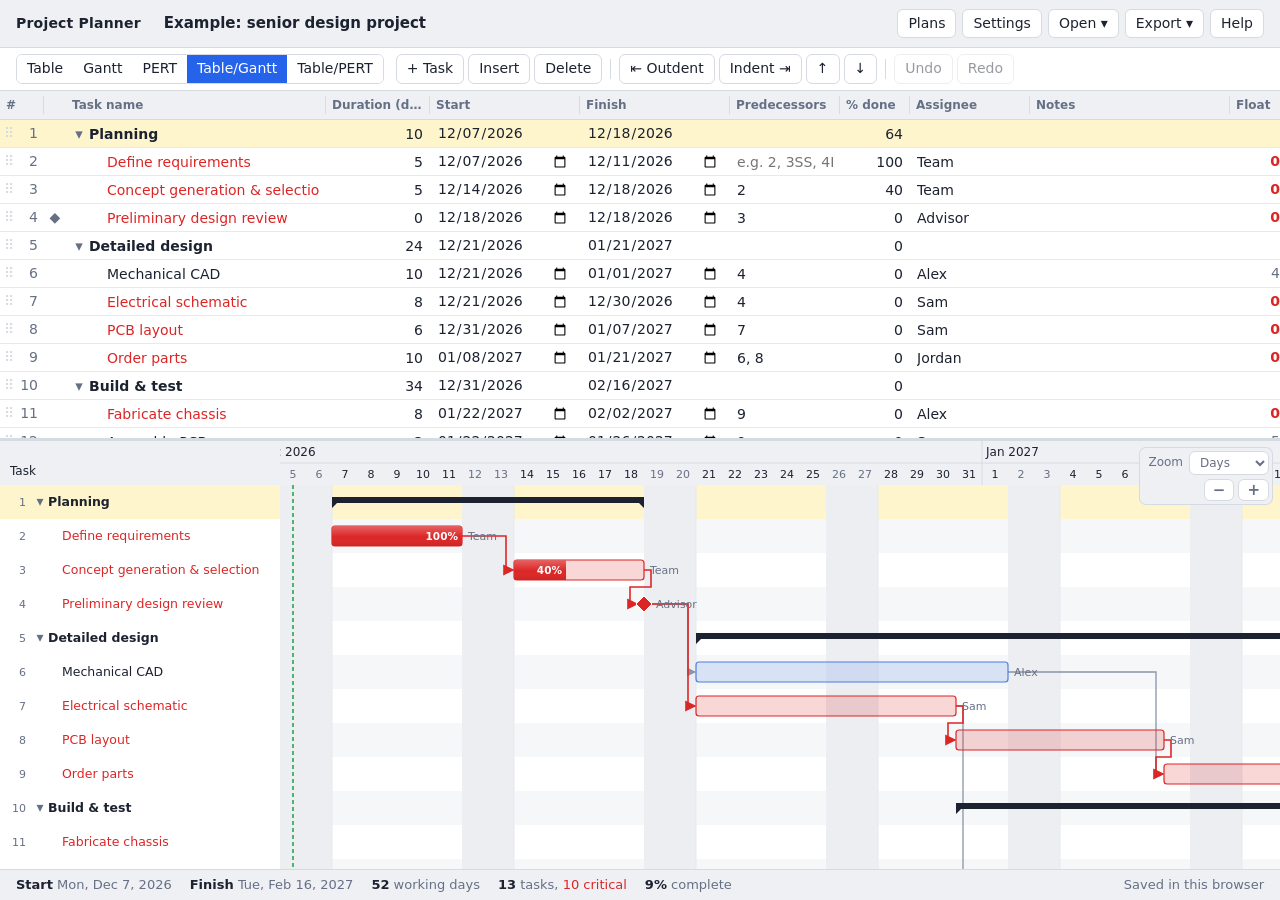
<file: index.html>
<!doctype html>
<html lang="en">
<head>
  <meta charset="utf-8">
  <meta name="viewport" content="width=device-width, initial-scale=1, viewport-fit=cover">
  <title>Project Planner</title>
  <meta name="description" content="Plan projects with tasks, dependencies, and a Gantt chart with critical path. Plans are stored in your browser.">
  <link rel="icon" href="data:image/svg+xml,%3Csvg xmlns='http://www.w3.org/2000/svg' viewBox='0 0 16 16'%3E%3Crect x='1' y='2' width='8' height='3' fill='%232563eb'/%3E%3Crect x='5' y='7' width='9' height='3' fill='%23dc2626'/%3E%3Crect x='3' y='12' width='6' height='3' fill='%232563eb'/%3E%3C/svg%3E">
  <link rel="stylesheet" href="css/style.css">
</head>
<body>
  <header class="topbar">
    <button id="btn-drawer" class="hamburger compact-only" aria-label="Menu" aria-controls="drawer" aria-expanded="false">☰</button>
    <div class="brand">Project Planner</div>
    <button id="plan-name" class="plan-name" title="Plan settings">Untitled</button>
    <span class="ro-chip compact-only sharelink-only">Read-only</span>
    <span id="cloud-chip" class="ro-chip cloud-chip compact-only" hidden></span>
    <nav class="actions">
      <button id="btn-plans" title="Open, create, or delete plans">Plans</button>
      <button id="btn-settings" class="edit-only" title="Project start date and holidays">Settings</button>
      <button id="btn-open-menu" class="edit-only" aria-haspopup="menu" aria-expanded="false" aria-controls="open-menu" title="Load a plan from a file">Open ▾</button>
      <button id="btn-export-menu" aria-haspopup="menu" aria-expanded="false" aria-controls="export-menu" title="Share or download this plan">Export ▾</button>
      <button id="btn-help" title="How to use Project Planner">Help</button>
    </nav>
    <input id="file-input" type="file" hidden>
  </header>

  <div id="readonly-banner" class="banner" hidden>
    <span>You are viewing a <strong>read-only shared copy</strong> of this plan.</span>
    <button id="btn-save-copy" class="primary">Save a copy to my plans</button>
    <button id="btn-close-shared">Close</button>
  </div>

  <!-- Shared plan status: who is editing, and Start / Done editing -->
  <div id="cloud-banner" class="banner cloud-banner" role="status" hidden>
    <span id="cloud-msg"></span>
    <button id="btn-cloud-edit" class="primary">Start editing</button>
    <button id="btn-cloud-done" class="primary" hidden>Done editing</button>
    <button id="btn-cloud-members" hidden>Access…</button>
    <button id="btn-cloud-close">Close</button>
  </div>

  <div class="toolbar">
    <div class="tabs" role="tablist">
      <button role="tab" data-view="table">Table</button>
      <button role="tab" data-view="gantt">Gantt</button>
      <button role="tab" data-view="pert" title="Network diagram of task dependencies">PERT</button>
      <button role="tab" data-view="split">Table/Gantt</button>
      <button role="tab" data-view="split-pert" title="Task table above the PERT network diagram">Table/PERT</button>
    </div>
    <div class="row-tools edit-only">
      <button data-cmd="add" title="Add a task after the selected row">+ Task</button>
      <button data-cmd="insert" title="Insert a task above the selected row">Insert</button>
      <button data-cmd="delete" title="Delete the selected task">Delete</button>
      <span class="sep"></span>
      <button data-cmd="outdent" title="Outdent (move up one outline level)">⇤ Outdent</button>
      <button data-cmd="indent" title="Indent (make a subtask of the row above)">Indent ⇥</button>
      <button data-cmd="up" title="Move the selected task up">↑</button>
      <button data-cmd="down" title="Move the selected task down">↓</button>
      <span class="sep"></span>
      <button data-cmd="undo" title="Undo (Ctrl/⌘+Z)">Undo</button>
      <button data-cmd="redo" title="Redo (Ctrl/⌘+Shift+Z)">Redo</button>
    </div>
  </div>

  <main id="main" class="view-table">
    <section id="table-pane" class="pane">
      <table class="tasks">
        <thead id="thead"></thead>
        <tbody id="tbody"></tbody>
      </table>
    </section>
    <div id="gantt-wrap">
      <div id="gantt-rs" class="gantt-rs" data-tip="Drag to resize the task-name column · double-click to reset" aria-hidden="true"></div>
      <div class="zoom">
        <label class="zoom">Zoom
          <select id="zoom">
            <option value="day">Days</option>
            <option value="week">Weeks</option>
            <option value="month">Months</option>
            <option value="custom" hidden disabled>Custom</option>
          </select>
        </label>
        <div class="zoom-steps">
          <button id="zoom-out" type="button" aria-label="Zoom out" data-tip="Zoom out">−</button>
          <button id="zoom-in" type="button" aria-label="Zoom in" data-tip="Zoom in">+</button>
        </div>
      </div>
      <section id="gantt-pane" class="pane gantt-scroll"></section>
    </div>
    <section id="pert-pane" class="pane"></section>
  </main>

  <footer class="statusbar" id="status"></footer>

  <div id="print-area" aria-hidden="true"></div>
  <div id="toast" role="status" aria-live="polite"></div>
  <div id="tip" role="tooltip" hidden></div>

  <!-- Compact layout (phones): everything above the chart lives in this drawer.
       Most items forward a click to the matching desktop control (data-proxy),
       so both layouts share one set of handlers. -->
  <div id="scrim" hidden></div>
  <aside id="drawer" aria-label="Menu" hidden>
    <div class="dr-head">
      <div class="dr-title"><span>Project Planner</span><button class="dr-close" aria-label="Close menu">✕</button></div>
      <div id="dr-plan" class="dr-plan"></div>
      <div id="dr-status" class="dr-status"></div>
      <div class="sharelink-only dr-ro">
        <p>You are viewing a read-only shared copy.</p>
        <button data-proxy="#btn-save-copy" class="primary">Save a copy to my plans</button>
        <button data-proxy="#btn-close-shared">Close shared plan</button>
      </div>
    </div>
    <section class="shared-only">
      <h3>Shared plan</h3>
      <p id="dr-cloud-msg" class="dr-cloud-msg"></p>
      <div class="dr-list">
        <button data-proxy="#btn-cloud-edit">Start editing</button>
        <button data-proxy="#btn-cloud-done">Done editing</button>
        <button data-proxy="#btn-cloud-members">Access…</button>
        <button data-proxy="#btn-cloud-close">Close shared plan</button>
      </div>
    </section>
    <section class="edit-only">
      <h3>Edit <span id="dr-sel"></span></h3>
      <div class="dr-grid">
        <button data-cmd="add" data-close>+ Task</button>
        <button data-cmd="insert" data-close>Insert</button>
        <button data-cmd="delete">Delete</button>
        <button data-cmd="outdent">⇤ Outdent</button>
        <button data-cmd="indent">Indent ⇥</button>
        <span></span>
        <button data-cmd="up">↑ Up</button>
        <button data-cmd="down">↓ Down</button>
        <span></span>
        <button data-cmd="undo">↶ Undo</button>
        <button data-cmd="redo">↷ Redo</button>
      </div>
    </section>
    <section>
      <h3>View</h3>
      <div id="dr-views" class="dr-list" role="radiogroup" aria-label="View">
        <button role="radio" data-goview="table">Table</button>
        <button role="radio" data-goview="gantt">Gantt</button>
        <button role="radio" data-goview="pert">PERT</button>
        <button role="radio" data-goview="split">Table/Gantt</button>
        <button role="radio" data-goview="split-pert">Table/PERT</button>
      </div>
    </section>
    <section class="dr-list">
      <button data-proxy="#btn-plans">Plans…</button>
      <button data-proxy="#btn-settings" class="edit-only">Settings…</button>
    </section>
    <section class="edit-only">
      <h3>Open</h3>
      <div class="dr-list">
        <button data-proxy="#btn-import">JSON file…</button>
        <button data-proxy="#btn-import-xlsx">Excel file…</button>
        <button data-proxy="#btn-import-csv">CSV file…</button>
      </div>
    </section>
    <section>
      <h3>Export</h3>
      <div class="dr-list">
        <button data-proxy="#btn-share">Read-only link…</button>
        <button data-proxy="#btn-export">JSON file</button>
        <button data-proxy="#btn-csv">CSV file</button>
        <button data-proxy="#btn-png">PNG image</button>
        <button data-proxy="#btn-print">Print…</button>
      </div>
    </section>
    <section class="dr-list">
      <button data-proxy="#btn-help">Help</button>
      <a href="https://github.com/TUEngr/ProjectPlanner/issues" target="_blank" rel="noopener">Bugs &amp; feature requests ↗</a>
    </section>
  </aside>
  <div id="open-menu" class="menu" role="menu" aria-label="Open" hidden>
    <button role="menuitem" id="btn-import" data-kind="json"><b>JSON file</b><span>A plan saved with Export → JSON file</span></button>
    <button role="menuitem" id="btn-import-xlsx" data-kind="xlsx"><b>Excel file (.xlsx)</b><span>A task table in an Excel workbook (or one saved from Google Sheets or Numbers)</span></button>
    <button role="menuitem" id="btn-import-csv" data-kind="csv"><b>CSV file</b><span>A task table from Excel, Google Sheets, or Export → CSV</span></button>
  </div>
  <div id="export-menu" class="menu" role="menu" aria-label="Export" hidden>
    <button role="menuitem" id="btn-share"><b>Read-only link…</b><span>A link anyone can open to view this plan</span></button>
    <button role="menuitem" id="btn-export"><b>JSON file</b><span>The full plan; reopen it with Open → JSON file</span></button>
    <button role="menuitem" id="btn-csv"><b>CSV file</b><span>The task table, for Excel or Google Sheets</span></button>
    <button role="menuitem" id="btn-png" data-title=""><b>PNG image</b><span id="png-kind">The current chart, for reports and slides</span></button>
    <button role="menuitem" id="btn-print" data-title=""><b>Print…</b><span id="print-kind">The current chart, or save it as a PDF</span></button>
  </div>

  <dialog id="dlg-plans">
    <section id="cloud-section" class="cloud-section"></section>
    <h2>My plans</h2>
    <p class="hint">Plans are saved automatically in this browser only. Use <em>Export → JSON file</em> to back up a plan or move it to another computer.</p>
    <ul id="plan-list" class="plan-list"></ul>
    <div class="dlg-buttons">
      <button id="btn-new-plan" class="primary">New plan</button>
      <button id="btn-new-sample">New example plan</button>
      <button value="close" class="close">Close</button>
    </div>
  </dialog>

  <dialog id="dlg-settings">
    <form method="dialog" id="settings-form">
      <h2>Plan settings</h2>
      <label>Plan name <input name="name" required></label>
      <label>Project start <input name="start" type="date" required></label>
      <label>Holidays / non-working days
        <textarea name="holidays" rows="8" placeholder="2026-11-26 Thanksgiving&#10;2026-11-27"></textarea>
      </label>
      <p class="hint">One date per line, as YYYY-MM-DD, optionally followed by a label.</p>
      <fieldset class="weekend">
        <legend>Weekends</legend>
        <label class="check"><input type="checkbox" name="satOff"> Saturdays are non-working days</label>
        <label class="check"><input type="checkbox" name="sunOff"> Sundays are non-working days</label>
        <p class="hint">Uncheck a day to schedule work on it, e.g. for a team that works Saturdays.</p>
      </fieldset>
      <fieldset class="weekend">
        <legend>Views</legend>
        <label class="check"><input type="checkbox" name="showGantt"> <span>Include Gantt (the <em>Gantt</em> and <em>Table/Gantt</em> tabs)</span></label>
        <label class="check"><input type="checkbox" name="showPert"> <span>Include PERT (the <em>PERT</em> and <em>Table/PERT</em> tabs)</span></label>
        <p class="hint">The table is always available. Saved with the plan, so share links show the same tabs.</p>
      </fieldset>
      <fieldset class="weekend">
        <legend>Critical path</legend>
        <label class="check"><span>Show tasks with float of</span> <input type="number" name="nearCritical" min="0" max="999" step="1" class="num-in"> <span>working days or less as <strong class="near-text">near-critical</strong></span></label>
        <p class="hint">Near-critical tasks are drawn in orange: they aren't on the critical path yet, but a short slip would put them there. Use 0 to turn this off.</p>
      </fieldset>
      <fieldset class="weekend">
        <legend>Appearance</legend>
        <label class="check"><span>Theme</span>
          <select name="theme" class="theme-in">
            <option value="auto">Match the system</option>
            <option value="light">Light</option>
            <option value="dark">Dark</option>
          </select>
        </label>
        <p class="hint">Saved in this browser for all plans, not with the plan. Exports and printing always use light colors.</p>
      </fieldset>
      <div class="dlg-buttons">
        <button value="save" class="primary">Save</button>
        <button value="cancel" formnovalidate>Cancel</button>
      </div>
    </form>
  </dialog>

  <dialog id="dlg-share">
    <h2>Share a read-only link</h2>
    <p>Anyone with this link can view a snapshot of the plan as it is now and save their own copy. Edits you make later are not included. Share again to send an update.</p>
    <p class="hint">The plan is packed into the link itself; nothing is uploaded to a server.</p>
    <textarea id="share-url" rows="4" readonly></textarea>
    <p id="share-size" class="hint"></p>
    <div class="dlg-buttons">
      <button id="btn-copy-share" class="primary">Copy link</button>
      <button value="close" class="close">Close</button>
    </div>
  </dialog>

  <dialog id="dlg-import-error">
    <h2>Could not import the file</h2>
    <p id="import-error-msg"></p>
    <p>The importer needs a header row naming the columns and one row per task. Only a <strong>Task</strong> (or <strong>Name</strong>) column is required; it also reads Outline level (or WBS), Type, Duration, Predecessors, % complete, Assignee, Notes, and Pinned start. Start, finish, float, and critical are recalculated.</p>
    <p class="hint">Download a template, fill it in with Excel, Google Sheets, or Numbers, and open it again with Open → Excel file or Open → CSV file. Both templates have the same columns and example rows.</p>
    <div class="dlg-buttons" id="template-buttons">
      <button id="btn-xlsx-template" class="primary">Download Excel template</button>
      <button id="btn-csv-template">Download CSV template</button>
      <button value="close" class="close">Close</button>
    </div>
  </dialog>

  <dialog id="dlg-signin">
    <form method="dialog" id="signin-form">
      <h2>Sign in</h2>
      <p id="signin-test" class="hint">Test mode: there is no real sign-in yet. Enter any @trinity.edu address; open a second window and sign in as someone else to try sharing and the editing lock.</p>
      <label>Trinity email <input id="signin-email" type="email" autocomplete="email" placeholder="name@trinity.edu" required></label>
      <p id="signin-error" class="error-text"></p>
      <div class="dlg-buttons">
        <button value="signin" class="primary">Sign in</button>
        <button value="cancel" formnovalidate>Cancel</button>
      </div>
    </form>
  </dialog>

  <dialog id="dlg-members">
    <form method="dialog" id="members-form">
      <h2>Who can use “<span id="members-plan"></span>”</h2>
      <ul id="member-list" class="member-list"></ul>
      <label>Add a Trinity person
        <span class="member-add">
          <input id="member-email" type="email" placeholder="name@trinity.edu">
          <select id="member-role" aria-label="Access"><option value="editor">can edit</option><option value="viewer">can view</option></select>
          <button value="add">Add</button>
        </span>
      </label>
      <p id="members-error" class="error-text"></p>
      <p class="hint">People who can edit take turns: one person edits at a time, and the others see the changes as they are saved.</p>
      <div class="dlg-buttons"><button value="close" class="primary" formnovalidate>Done</button></div>
    </form>
  </dialog>

  <dialog id="dlg-help">
    <h2>Using Project Planner</h2>
    <ul class="help">
      <li><strong>Views</strong>: <em>Table</em>, <em>Gantt</em>, and <em>PERT</em> show one view each. <em>Table/Gantt</em> and <em>Table/PERT</em> show the table above the chart. The selected task is highlighted in every view. A plan can leave out the Gantt or PERT tabs: see <em>Settings</em>.</li>
      <li><strong>Column widths</strong>: drag the edge of a table column heading to resize it, or drag the line between the Gantt chart's task names and its bars. Double-click an edge to reset that column. Notes takes up any spare width. Widths are remembered in this browser for all plans, and the table and Gantt exports (PNG image and Print) keep the proportions you set. Resizing is not available in the phone layout.</li>
      <li><strong>On a phone</strong> the toolbars move into a menu: tap <strong>☰</strong> at the top left. It shows the plan's dates and status, the editing tools (acting on the selected task, named at the top of that section), the views, and Plans, Settings, Open, Export, Print, and Help. Tap outside it, press ✕, or swipe it left to close it. In landscape the split views are left out (there isn't room for two panes), and the editing tools leave the menu open so you can repeat Indent or Move up and watch the result.</li>
      <li><strong>Adding tasks</strong>: <em>+ Task</em> adds a row after the selected task (or as the first subtask of a selected summary). <em>Insert</em> adds a row above it. Pressing Enter in the last row's name also adds a task. <em>Delete</em> removes the selected task; its subtasks move up one level and links to it are removed.</li>
      <li><strong>Keyboard</strong>: Enter / Shift+Enter commits a cell and moves down / up the column. Esc cancels the edit. ⌘/Ctrl+Z undoes; ⌘/Ctrl+Shift+Z or Ctrl+Y redoes.</li>
      <li><strong>Durations</strong> are in working days: Monday to Friday, plus Saturday and/or Sunday if they are unchecked in <em>Settings</em>, minus holidays. Type <code>5</code>, <code>5d</code>, or <code>2w</code>. A duration of <code>0</code> makes a milestone ◆.</li>
      <li><strong>Predecessors</strong>: list row numbers, e.g. <code>2, 5SS, 7FF</code>. A bare number is finish-to-start (this task starts after row 2 finishes). <code>SS</code> is start-to-start (starts no earlier than row 5 starts). <code>FF</code> is finish-to-finish (finishes no earlier than row 7 finishes). With several predecessors, the latest constraint wins. Summary tasks can't have predecessors or be one; link their subtasks instead.</li>
      <li><strong>Dates</strong>: start and finish are calculated. Typing a <em>Start</em> date pins the task there 📌; click the pin to release it. Typing a <em>Finish</em> date changes the duration.</li>
      <li><strong>⚠ warnings</strong> mark problems: a pinned date that breaks a link (it starts before an FS predecessor finishes, starts before an SS predecessor starts, or finishes before an FF predecessor finishes), a circular dependency, or a link to a summary task. Hover the ⚠ for details.</li>
      <li><strong>Summary tasks</strong>: select a task and click <em>Indent</em> to make it a subtask of the row above; <em>Outdent</em> reverses it. Summary rows roll up dates and progress from their subtasks. Double-click a summary row (in the table or the Gantt chart), or click its ▾ / ▸, to collapse or expand it. Each group remembers its own state, so expanding a phase restores its subgroups as you left them. Links to hidden tasks are drawn to the collapsed group's bar, and Export → PNG image and Export → Print show only what is expanded.</li>
      <li><strong>Reordering</strong>: drag a row in the Gantt chart, or drag the row number (⠿) in the table, up or down. A summary task moves with its subtasks. The ↑ / ↓ buttons move the selected task past its neighbor. Links follow the tasks, so predecessor row numbers update automatically.</li>
      <li><strong>Critical path</strong> (red) is the chain of tasks with zero float: any slip in them delays the finish. <em>Float</em> is how many working days a task can slip without delaying the project. Links that drive the critical path are drawn in red. <strong>Near-critical</strong> tasks (orange) have a little float, at most the number of working days set in <em>Settings</em> (2 by default; 0 turns it off): they aren't critical yet, but a short slip would make them so. A <em>pinned</em> date can set the project finish by itself: if the work leading to it finishes early, that work has float and isn't red. Its float shows how much margin there is, and raising the near-critical setting colors it orange.</li>
      <li><strong>Gantt chart</strong>: FS arrows run from the end of one bar to the start of the next; SS arrows join the left ends of the bars and FF arrows the right ends. The solid part of a bar is the % done (the number is written in it); a task not yet started is a pale bar with a solid outline. The dashed green line is today, and shaded columns are non-working days. <strong>Zoom</strong> (top right of the chart): pick Days, Weeks, or Months, then use <strong>−</strong> and <strong>+</strong> below it to zoom in smaller steps. <strong>Drag the ends of a bar</strong> to change its dates: the right end sets the finish (the duration changes); the left end sets a new start, which pins it 📌, and keeps the finish where it was. Both snap to working days. Click a row to select it; double-click a task to edit it in the table (double-clicking a summary collapses it instead).</li>
      <li><strong>Settings</strong> (or click the plan name): rename the plan, set the project start date, list holidays (one <code>YYYY-MM-DD</code> per line with an optional label), choose whether Saturdays and Sundays are non-working days (both are by default; changing these reschedules every task), and choose whether the plan includes the Gantt and PERT views. <em>Appearance</em> picks a light or dark theme, or follows the system setting; it is kept in this browser for all plans rather than with the plan.</li>
      <li><strong>Plans</strong>: keep several plans in this browser. From <em>Plans</em> you can open one, start a new blank or example plan, or delete one. Rename a plan in <em>Settings</em>.</li>
      <li><strong>Shared plans</strong> (test version): open <em>Plans</em> and sign in with your Trinity address to see plans shared with you. <em>Share the open plan…</em> makes a shared copy that you own; <em>Access…</em> lets you add Trinity people who can edit or only view. People take turns editing: click <strong>Start editing</strong> to take the plan's lock, and <strong>Done editing</strong> to hand it back. While someone else edits, you see their changes as they are saved, and you can't change anything. If an editor goes quiet (tab closed, computer asleep) for 2 minutes, someone else can <em>Take over editing</em>; an editor who does nothing for 15 minutes is switched back to viewing automatically. If you ever lose the lock with unsaved changes, they are kept as a separate plan in this browser. <em>In this test version, shared plans are stored in this browser only, so “other people” means other tabs or windows of the same browser.</em></li>
      <li><strong>Saving</strong>: plans save automatically in this browser only. Use <em>Export → JSON file</em> / <em>Open → JSON file</em> for backups or to move plans between computers. Clearing browser data deletes local plans.</li>
      <li><strong>Open</strong> menu: <em>JSON file</em> opens a plan saved with Export → JSON file (if that plan is already in this browser you can replace it or keep both). <em>Excel file</em> and <em>CSV file</em> make a new plan from a task table, such as one built in Excel, Google Sheets, or Numbers, or saved with Export → CSV file. For an Excel workbook, the first sheet with a <strong>Task</strong> column is used; title rows above the column names are skipped; dates, percentages, and formulas are read as Excel shows them. (Old-style <code>.xls</code> files must be saved as <code>.xlsx</code> first.) The column-name row must include <strong>Task</strong> (or <strong>Name</strong>); the importer also reads <em>Outline level</em> (or a <em>WBS</em> number like 1.2), <em>Type</em> (Milestone, Summary), <em>Duration</em>, <em>Predecessors</em> (row numbers such as <code>2, 5SS</code>, matched to a <em>Row</em> column if there is one, otherwise to the order of the tasks), <em>% complete</em>, <em>Assignee</em>, <em>Notes</em>, and <em>Pinned start</em>. Start and finish are recalculated; the earliest <em>Start</em> in the file becomes the project start. Dates may be YYYY-MM-DD or M/D/YYYY. Holidays and weekend settings are not imported, so check <em>Settings</em> afterwards. If a file can't be read, you are offered an Excel or CSV template to fill in.</li>
      <li><strong>Export</strong> menu:
        <ul>
          <li><em>Read-only link…</em> copies a link containing a snapshot of the plan. Recipients can view it and click <em>Save a copy to my plans</em> to edit their own copy. Later edits are not included; share again to send an update. The plan is packed into the link itself, so nothing is uploaded, but very large plans make long links.</li>
          <li><em>JSON file</em> downloads the complete plan (tasks, links, settings) for backups or another computer; load it with <em>Open → JSON file</em>.</li>
          <li><em>CSV file</em> downloads the task table for Excel or Google Sheets: WBS number, row, task, type, duration, start, finish, predecessors, % complete, assignee, notes, float, critical, and pinned start. It includes tasks inside collapsed groups. It can be opened again with <em>Open → CSV file</em>, but only the task table comes back (not holidays or settings).</li>
          <li><em>PNG image</em> downloads what you are looking at as an image (2× resolution, light colors) for reports and slides: the task table on the Table tab, the PERT diagram on the PERT tabs, otherwise the Gantt chart at the current zoom (switch to Weeks or Months first for a long project). Collapsed groups stay collapsed in the image; in the table image, long notes are cut short with “…”.</li>
          <li><em>Print…</em> prints the same thing as <em>PNG image</em>, in landscape. A chart is scaled to the page width; the task table flows across as many pages as it needs, with the column headings repeated on each page. Choose “Save as PDF” in the print dialog for a PDF.</li>
        </ul>
      </li>
      <li><strong>PERT</strong> tab: a network diagram of the same tasks. Each box shows the row number, name, start and finish, duration, float, and assignee. Each task sits one column to the right of its last predecessor, so columns read left to right as the order of work. Arrows are dependencies (SS and FF are labeled), and the critical path is red. Collapsed groups appear as one dashed box; double-click it to expand. Double-click a task to edit it in the table. Since tasks have a single duration, this is a dependency network, not a three-point (optimistic / likely / pessimistic) PERT estimate.</li>

    </ul>
    <h3>Bugs and feature requests</h3>
    <p>Report problems and suggest features on the <a href="https://github.com/TUEngr/ProjectPlanner/issues" target="_blank" rel="noopener">GitHub issues page</a> (a free GitHub account is needed). Search the existing issues first; if yours is already there, add a comment or a 👍 instead of opening a new one. Otherwise click <em>New issue</em> and include:</p>
    <ul class="help">
      <li><strong>Bug</strong>: what you did, what you expected, and what happened instead, plus your browser and operating system. A screenshot helps, and so does the plan itself: use <em>Export → JSON file</em> and drag the .json file into the issue.</li>
      <li><strong>Feature request</strong>: what you are trying to do and why. The use case matters more than a specific design.</li>
    </ul>
    <p class="hint">Issues are public. Don't attach plans that contain private information.</p>
    <h3>What's new</h3>
    <!-- Bump the version here and add an entry to CHANGELOG.md with each release -->
    <p>Version <strong id="app-version">2.0.0-alpha.2</strong> (2026-11-11, collaborative test version). See the <a href="https://github.com/TUEngr/ProjectPlanner/blob/collab/CHANGELOG.md" target="_blank" rel="noopener">changelog</a> for what changed in each version.</p>
    <div class="dlg-buttons"><button value="close" class="close primary">Close</button></div>
  </dialog>

  <script type="module" src="js/app.js"></script>
</body>
</html>
</file>
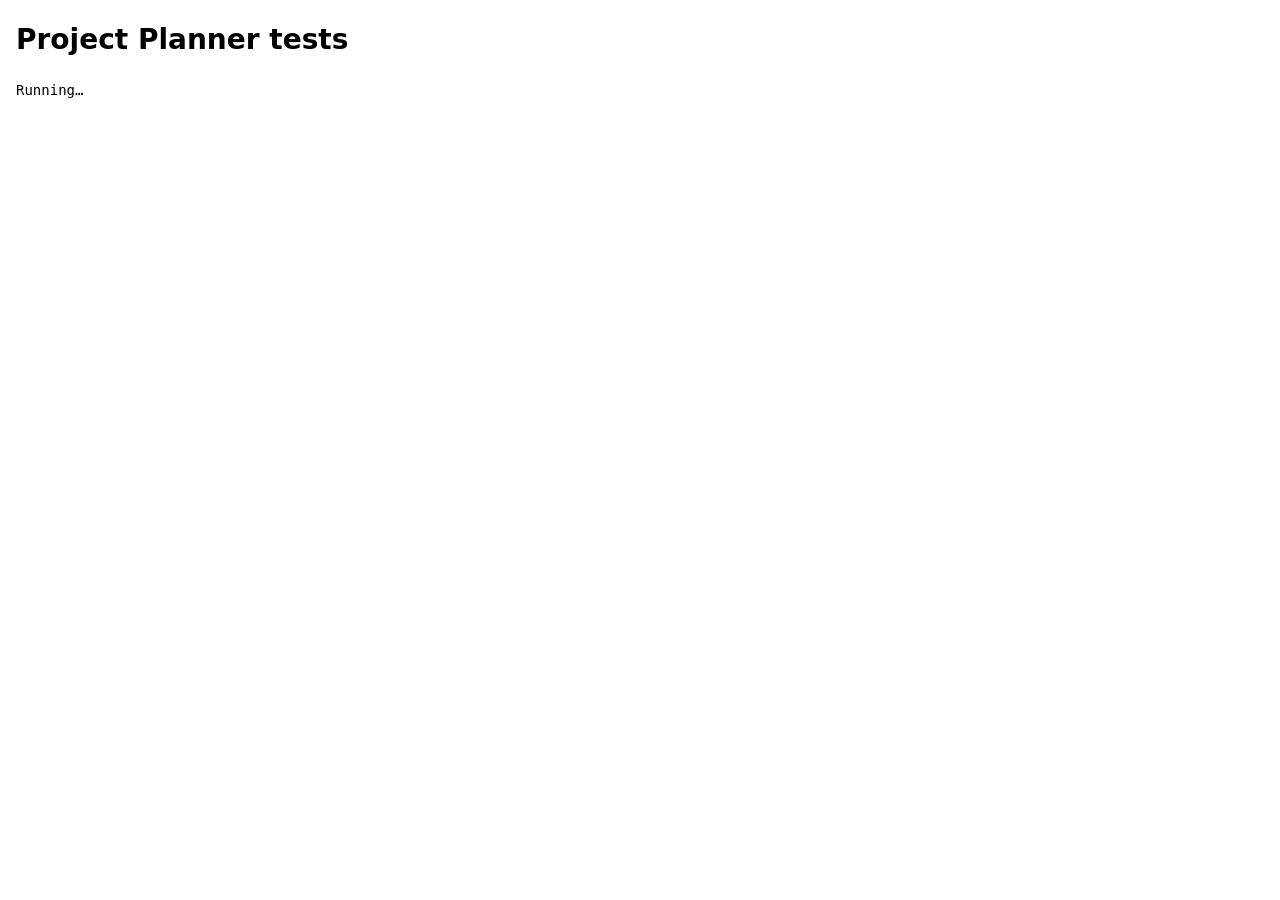
<file: tests/index.html>
<!doctype html>
<html lang="en">
<head>
  <meta charset="utf-8">
  <title>Project Planner tests</title>
  <style>
    body { font: 14px/1.5 system-ui, sans-serif; margin: 16px; }
    .pass { color: #15803d; } .fail { color: #b91c1c; font-weight: 600; }
  </style>
</head>
<body>
  <h1>Project Planner tests</h1>
  <pre id="out">Running…</pre>
  <script type="module">
    import scheduleResults from './schedule.test.js';
    import renderResults from './render.test.js';
    import storageResults from './storage.test.js';
    import repoResults, { ready } from './repo.test.js';
    import mergeResults from './merge.test.js';
    import siteResults, { ready as siteReady } from './site.test.js';
    import { encodeShare, decodeShare, normalize } from '../js/storage.js';
    import { samplePlan } from '../js/sample.js';

    const results = [...scheduleResults, ...renderResults, ...storageResults, ...mergeResults];
    await Promise.all([ready, siteReady]); // async tests
    results.push(...repoResults, ...siteResults);
    try {
      const plan = samplePlan();
      const frag = await encodeShare(plan);
      const back = await decodeShare('#' + frag);
      const same = JSON.stringify(back.tasks) === JSON.stringify(normalize(plan).tasks) && back.name === plan.name;
      results.push([same, `share link round trip (${frag.length} chars for ${plan.tasks.length} tasks)`]);
    } catch (e) {
      results.push([false, `share link round trip: ${e.message}`]);
    }
    try { normalize({}); results.push([false, 'normalize rejects non-plan']); }
    catch { results.push([true, 'normalize rejects non-plan']); }

    const failed = results.filter(r => !r[0]).length;
    document.getElementById('out').innerHTML = results
      .map(([ok, msg]) => `<span class="${ok ? 'pass' : 'fail'}">${ok ? 'PASS' : 'FAIL'}  ${msg}</span>`)
      .join('\n') + `\n\n${results.length - failed}/${results.length} passed`;
  </script>
</body>
</html>
</file>
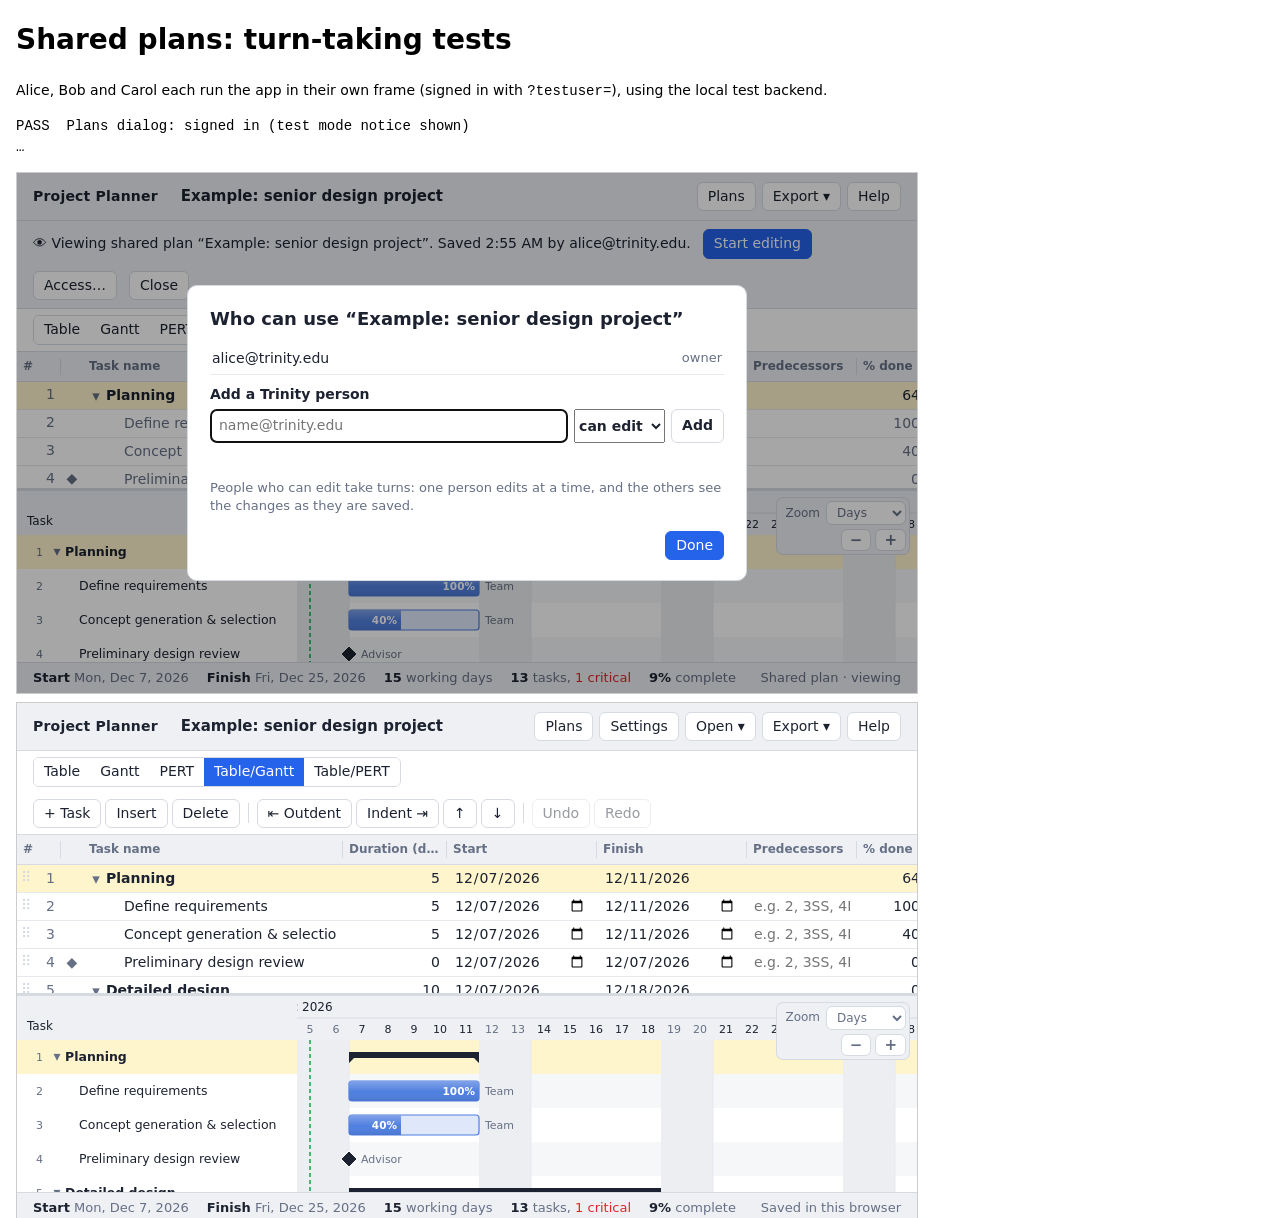
<file: tests/collab.html>
<!doctype html>
<html lang="en">
<head>
  <meta charset="utf-8">
  <title>Project Planner shared-plan tests</title>
  <style>
    body { font: 14px/1.5 system-ui, sans-serif; margin: 16px; }
    .frames { display: flex; gap: 8px; flex-wrap: wrap; }
    iframe { border: 1px solid #ccc; }
    .pass { color: #15803d; } .fail { color: #b91c1c; font-weight: 600; }
  </style>
</head>
<body>
  <h1>Shared plans: turn-taking tests</h1>
  <p>Alice, Bob and Carol each run the app in their own frame (signed in with <code>?testuser=</code>), using the local test backend.</p>
  <pre id="out">Running…</pre>
  <div class="frames" id="frames"></div>
  <script type="module">
    import { STORAGE_NS, ALLOWED_DOMAIN } from '../js/config.js';
    import { LocalBackend } from '../js/cloud/local.js';

    const results = [];
    const out = document.getElementById('out');
    const check = (ok, msg) => { results.push([!!ok, msg]); out.textContent = results.map(([o, m]) => (o ? 'PASS  ' : 'FAIL  ') + m).join('\n') + '\n…'; };
    const sleep = ms => new Promise(r => setTimeout(r, ms));
    async function until(fn, ms = 3000) { const t = Date.now(); while (Date.now() - t < ms) { if (fn()) return true; await sleep(50); } return !!fn(); }

    // Fresh shared store and local plans for this build only
    const keysBefore = new Set(Object.keys(localStorage));
    for (const k of Object.keys(localStorage)) if (k.startsWith(`${STORAGE_NS}.`)) localStorage.removeItem(k);

    async function person(email, extra = '') {
      const f = document.createElement('iframe');
      f.width = 900; f.height = 520;
      f.src = `../index.html?testuser=${encodeURIComponent(email)}${extra}`;
      document.getElementById('frames').appendChild(f);
      await new Promise(r => f.addEventListener('load', r, { once: true }));
      await sleep(400);
      const w = f.contentWindow, d = f.contentDocument, $ = s => d.querySelector(s);
      w.confirm = () => true;
      const p = {
        f, w, d, $,
        banner: () => $('#cloud-msg').textContent,
        bannerShown: () => !$('#cloud-banner').hidden,
        editing: () => !d.body.classList.contains('readonly') && d.body.classList.contains('editing-shared'),
        cell: (n, fld) => d.querySelector(`#tbody tr:nth-child(${n}) input[data-f="${fld}"]`),
        lastToast: () => $('#toast').textContent,
        async plans() { $('#btn-plans').click(); await until(() => $('#cloud-section').textContent.includes('Shared plans') && !/Running/.test($('#cloud-section').textContent)); await sleep(100); },
        async edit(n, fld, value) {
          // Moving focus to another cell commits the edit
          const el = p.cell(n, fld); el.focus(); el.value = value; p.cell(n, fld === 'notes' ? 'assignee' : 'notes').focus(); await sleep(50);
        },
      };
      return p;
    }

    try {
      const alice = await person('alice@trinity.edu');
      const bob = await person('bob@trinity.edu');

      // ---- Alice shares her plan and gives Bob edit access ----
      await alice.plans();
      check(/Signed in as alice@trinity\.edu/.test(alice.$('#cloud-section').textContent) && /Test mode/.test(alice.$('#cloud-section').textContent),
        'Plans dialog: signed in (test mode notice shown)');
      const planName = alice.$('#plan-name').textContent;
      alice.$('[data-cloud="share-current"]').click();
      await until(() => alice.$('#dlg-members').open);
      check(alice.$('#dlg-members').open && alice.bannerShown(), `sharing opens the plan as shared and asks who can use it (“${planName}”)`);
      alice.$('#member-email').value = 'bob@trinity.edu';
      alice.$('#member-role').value = 'editor';
      alice.$('#members-form button[value="add"]').click(); await sleep(100);
      alice.$('#member-email').value = 'eve@gmail.com';
      alice.$('#members-form button[value="add"]').click(); await sleep(100);
      check(/trinity\.edu/.test(alice.$('#members-error').textContent), `non-Trinity address refused (“${alice.$('#members-error').textContent}”)`);
      alice.$('#member-email').value = 'carol@trinity.edu';
      alice.$('#member-role').value = 'viewer';
      alice.$('#members-form button[value="add"]').click(); await sleep(100);
      check(alice.$('#member-list').textContent.includes('bob@trinity.edu') && alice.$('#member-list').textContent.includes('carol@trinity.edu'), 'Bob (edit) and Carol (view) added');
      alice.$('#dlg-members').close();
      check(alice.d.body.classList.contains('readonly') && /Viewing shared plan/.test(alice.banner()), 'a shared plan opens for viewing');

      // ---- Bob opens it ----
      await bob.plans();
      const li = [...bob.d.querySelectorAll('#cloud-section [data-shared]')].find(l => l.textContent.includes(planName));
      check(li && /editor/.test(li.textContent), 'Bob sees the plan in Shared plans, as an editor');
      li.querySelector('[data-cloud="open"]').click();
      await until(() => bob.bannerShown());
      check(/Viewing shared plan/.test(bob.banner()) && !bob.$('#btn-cloud-edit').hidden, 'Bob views it, with Start editing available');

      // ---- Alice takes the lock; Bob is locked out ----
      alice.$('#btn-cloud-edit').click();
      await until(() => alice.editing());
      check(alice.editing() && /You are editing/.test(alice.banner()) && alice.$('[data-cmd="add"]').offsetParent !== null, 'Alice: Start editing takes the lock and shows the edit tools');
      await until(() => /Alice is editing/.test(bob.banner()));
      check(/Alice is editing/.test(bob.banner()) && bob.$('#btn-cloud-edit').disabled, 'Bob sees “Alice is editing” and can’t start editing');
      check(bob.cell(2, 'name').readOnly, 'Bob’s table is read-only');

      // ---- Alice’s edits reach Bob ----
      await alice.edit(2, 'name', 'Define requirements (rev)');
      await until(() => /Saved/.test(alice.$('#cloud-save')?.textContent || ''), 3000);
      check(/Saved/.test(alice.$('#cloud-save').textContent), `Alice’s change is saved (“${alice.$('#cloud-save').textContent}”)`);
      await until(() => bob.cell(2, 'name').value === 'Define requirements (rev)');
      check(bob.cell(2, 'name').value === 'Define requirements (rev)', 'Bob sees Alice’s change without reloading');

      // ---- Done editing hands over ----
      alice.$('#btn-cloud-done').click();
      await until(() => !alice.editing() && !bob.$('#btn-cloud-edit').disabled);
      check(!alice.editing() && !bob.$('#btn-cloud-edit').disabled && /Viewing shared plan/.test(bob.banner()), 'Done editing releases the lock; Bob can start');
      bob.$('#btn-cloud-edit').click();
      await until(() => bob.editing() && /Bob is editing/.test(alice.banner()));
      check(bob.editing() && /Bob is editing/.test(alice.banner()), 'Bob edits; Alice now sees “Bob is editing”');
      await bob.edit(3, 'duration', '7');
      await until(() => alice.cell(3, 'duration').value === '7');
      check(alice.cell(3, 'duration').value === '7', 'Bob’s change reaches Alice');

      // ---- Stale lock: Bob’s session goes quiet, Alice takes over ----
      const store = new LocalBackend(STORAGE_NS, ALLOWED_DOMAIN);
      const planId = Object.keys(localStorage).find(k => k.startsWith(`${STORAGE_NS}.cloud.plan.`)).slice(`${STORAGE_NS}.cloud.plan.`.length);
      store._ageLock(planId, 5 * 60 * 1000);
      await until(() => /gone quiet/.test(alice.banner()));
      check(/gone quiet/.test(alice.banner()) && alice.$('#btn-cloud-edit').textContent === 'Take over editing', 'an abandoned lock is offered for take-over');
      alice.$('#btn-cloud-edit').click();
      await until(() => alice.editing() && !bob.editing());
      check(alice.editing() && !bob.editing() && /Alice is editing/.test(bob.banner()), 'Alice takes over; Bob drops to viewing');
      check(/Alice is editing now|lost the editing lock/.test(bob.lastToast()), `Bob is told (“${bob.lastToast()}”)`);

      // ---- Losing the lock with unsaved changes keeps them as a local copy ----
      await alice.edit(4, 'notes', 'unsaved note');
      const rec = JSON.parse(localStorage.getItem(`${STORAGE_NS}.cloud.plan.${planId}`));
      rec.meta.lock = { session: 'someone-else', email: 'bob@trinity.edu', name: 'Bob', since: Date.now(), heartbeat: Date.now() };
      localStorage.setItem(`${STORAGE_NS}.cloud.plan.${planId}`, JSON.stringify(rec));
      await until(() => !alice.editing());
      const localNames = Object.keys(localStorage).filter(k => k.startsWith(`${STORAGE_NS}.plan.`)).map(k => JSON.parse(localStorage.getItem(k)).name);
      check(!alice.editing() && localNames.some(n => /\(unsaved changes\)$/.test(n)), `unsaved work is kept as “${localNames.find(n => /unsaved/.test(n))}”`);
      // Clear the fake lock
      rec.meta.lock = null; localStorage.setItem(`${STORAGE_NS}.cloud.plan.${planId}`, JSON.stringify(rec));

      // ---- Viewers can't edit ----
      const carol = await person('carol@trinity.edu');
      await carol.plans();
      [...carol.d.querySelectorAll('#cloud-section [data-shared]')].find(l => l.textContent.includes(planName)).querySelector('[data-cloud="open"]').click();
      await until(() => carol.bannerShown());
      check(carol.$('#btn-cloud-edit').hidden && /view only/.test(carol.banner()), 'Carol (viewer) has no Start editing');

      // ---- Idle editing ends by itself ----
      const dave = await person('alice@trinity.edu', '&idlems=1200&beatms=300');
      await dave.plans();
      [...dave.d.querySelectorAll('#cloud-section [data-shared]')].find(l => l.textContent.includes(planName)).querySelector('[data-cloud="open"]').click();
      await until(() => dave.bannerShown());
      dave.$('#btn-cloud-edit').click();
      await until(() => dave.editing());
      await until(() => !dave.editing(), 4000);
      check(!dave.editing() && /without activity/.test(dave.lastToast()), 'an idle editor is switched back to viewing and the lock released');
      check(!JSON.parse(localStorage.getItem(`${STORAGE_NS}.cloud.plan.${planId}`)).meta.lock, 'the lock is free afterwards');

      // ---- Owner deletes it; others are moved off it ----
      await alice.plans();
      alice.d.querySelector(`#cloud-section [data-shared="${planId}"] [data-cloud="delete"]`).click();
      await until(() => !bob.bannerShown());
      check(!bob.bannerShown() && /deleted/.test(bob.lastToast()), 'when the owner deletes it, Bob is told and returned to his own plans');

      // ---- The collab build never touches the main site's data ----
      const stray = Object.keys(localStorage).filter(k => !keysBefore.has(k) && !k.startsWith(`${STORAGE_NS}.`));
      check(stray.length === 0, `all new browser data is under “${STORAGE_NS}.” (stray: ${stray.join(', ') || 'none'})`);
    } catch (e) {
      check(false, `exception: ${e.message}`);
    }
    const failed = results.filter(r => !r[0]).length;
    out.innerHTML = results.map(([ok, msg]) => `<span class="${ok ? 'pass' : 'fail'}">${ok ? 'PASS' : 'FAIL'}  ${msg}</span>`)
      .join('\n') + `\n\n${results.length - failed}/${results.length} passed`;
  </script>
</body>
</html>
</file>
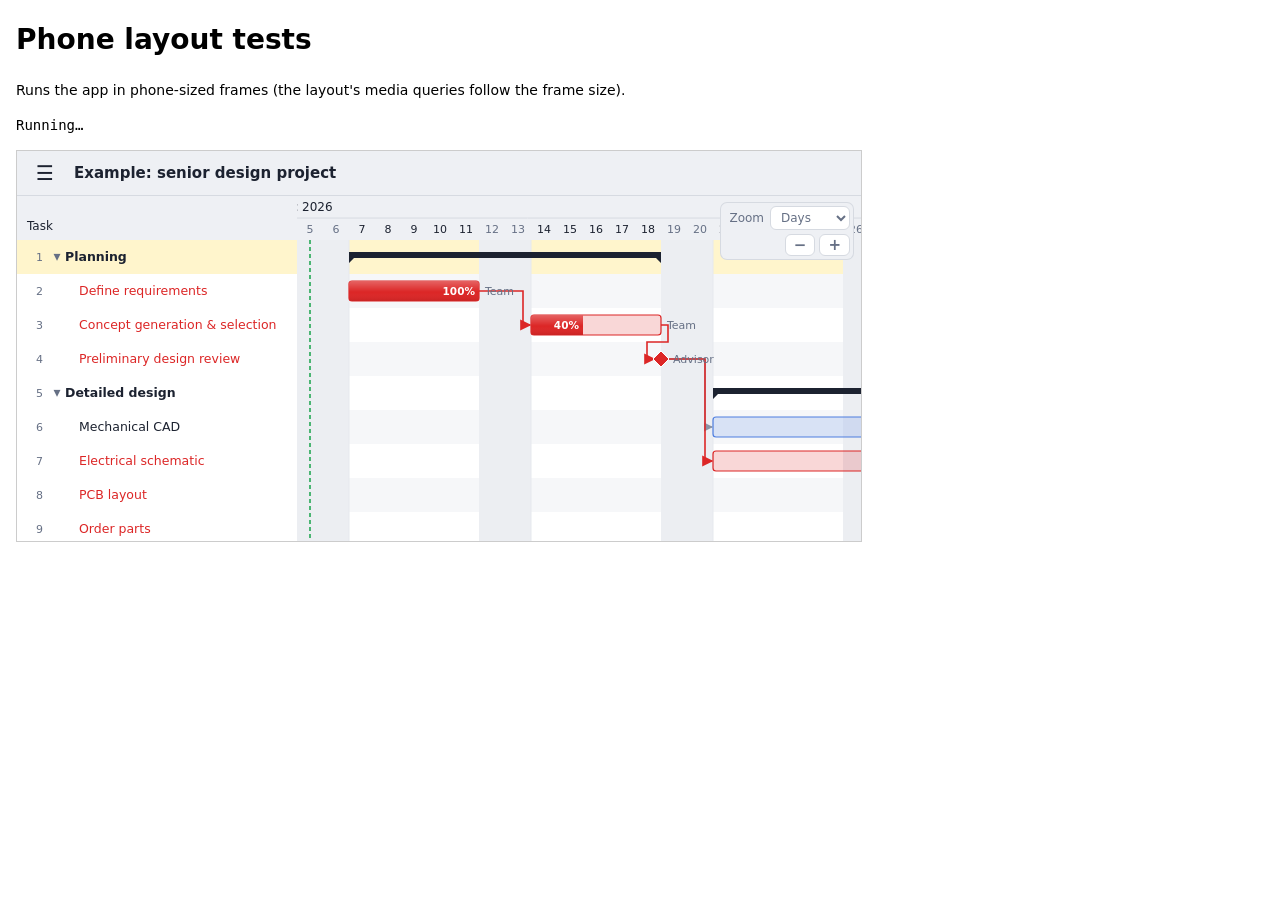
<file: tests/mobile.html>
<!doctype html>
<html lang="en">
<head>
  <meta charset="utf-8">
  <title>Project Planner phone layout tests</title>
  <style>
    body { font: 14px/1.5 system-ui, sans-serif; margin: 16px; }
    iframe { border: 1px solid #ccc; display: block; margin: 8px 0; }
    .pass { color: #15803d; } .fail { color: #b91c1c; font-weight: 600; }
  </style>
</head>
<body>
  <h1>Phone layout tests</h1>
  <p>Runs the app in phone-sized frames (the layout's media queries follow the frame size).</p>
  <pre id="out">Running…</pre>
  <script type="module">
    const { STORAGE_NS } = await import('../js/config.js');
    const results = [];
    const out = document.getElementById('out');
    const check = (ok, msg) => { results.push([!!ok, msg]); out.textContent = results.map(([o, m]) => (o ? 'PASS  ' : 'FAIL  ') + m).join('\n') + '\n…'; };
    const sleep = ms => new Promise(r => setTimeout(r, ms));

    async function frame(w, h, hash = '') {
      const f = document.createElement('iframe');
      f.width = w; f.height = h;
      f.src = `../index.html${hash}`;
      document.body.appendChild(f);
      await new Promise(r => f.addEventListener('load', r, { once: true }));
      await sleep(500);
      return f;
    }
    const visible = el => !!el && el.offsetParent !== null && getComputedStyle(el).visibility !== 'hidden';

    try {
      // ---------- landscape (iPhone 15: 844 x 390) ----------
      localStorage.setItem(`${STORAGE_NS}.prefs`, JSON.stringify({ view: 'split', zoom: 'day' }));
      let f = await frame(844, 390);
      let d = f.contentDocument, w = f.contentWindow, $ = s => d.querySelector(s);
      // start from the example plan
      $('#btn-new-sample').click(); await sleep(150);
      const bar = $('.topbar').getBoundingClientRect().height;
      check(!visible($('.toolbar')) && !visible($('.statusbar')) && !visible($('.actions')) && visible($('#btn-drawer')),
        'landscape: toolbars and status bar hidden; ☰ shown');
      check(bar <= 48, `landscape: app bar is ${Math.round(bar)} px (${Math.round(100 * bar / 390)}% of the screen)`);
      check($('#main').className === 'view-gantt', `landscape: saved Table/Gantt view becomes Gantt (${$('#main').className})`);

      $('#btn-drawer').click(); await sleep(300);
      const dr = $('#drawer');
      check(!dr.hidden && dr.classList.contains('open') && $('#btn-drawer').getAttribute('aria-expanded') === 'true', 'tapping ☰ opens the drawer');
      const views = [...d.querySelectorAll('#dr-views button')].filter(visible).map(b => b.textContent);
      check(views.join('|') === 'Table|Gantt|PERT', `landscape: split views not offered (${views.join(', ')})`);
      check(/Finish/.test($('#dr-status').textContent) && /critical/.test($('#dr-status').textContent), 'drawer header shows the status summary');
      check($('#dr-plan').textContent === 'Example: senior design project', 'drawer header shows the plan name');
      check(dr.getBoundingClientRect().height <= 390 && dr.scrollHeight > dr.clientHeight, 'drawer scrolls within the short screen');

      // Edit from the drawer: select row 2, outdent, drawer stays open in landscape
      $('#scrim').click(); await sleep(300);
      check(dr.hidden, 'tapping outside closes the drawer');
      d.querySelector('#gantt-pane .g-row[data-id="2"] .g-label').dispatchEvent(new w.MouseEvent('click', { bubbles: true, detail: 1 }));
      await sleep(30);
      $('#btn-drawer').click(); await sleep(300);
      check(/row 2 Define requirements/.test($('#dr-sel').textContent), `edit section names the selected task ("${$('#dr-sel').textContent}")`);
      const lvl = () => Number(d.querySelector('#gantt-pane .g-row[data-id="2"] .g-label').getAttribute('x'));
      const x0 = lvl();
      d.querySelector('#drawer [data-cmd="outdent"]').click(); await sleep(80);
      check(lvl() < x0 && !dr.hidden, 'Outdent from the drawer works; drawer stays open in landscape');
      check(!d.querySelector('#drawer [data-cmd="undo"]').disabled, 'Undo in the drawer is enabled after an edit');
      d.querySelector('#drawer [data-cmd="undo"]').click(); await sleep(80);
      check(lvl() === x0, 'Undo from the drawer restores it');

      // View switch closes the drawer
      d.querySelector('#dr-views [data-goview="pert"]').click(); await sleep(300);
      check($('#main').className === 'view-pert' && dr.hidden, 'choosing PERT in the drawer switches view and closes it');

      // Proxies: Settings dialog, Esc
      $('#btn-drawer').click(); await sleep(300);
      d.querySelector('#drawer [data-proxy="#btn-settings"]').click(); await sleep(300);
      check($('#dlg-settings').open && dr.hidden, `Settings… opens the settings dialog (open=${$('#dlg-settings').open}, drawer hidden=${dr.hidden})`);
      $('#dlg-settings').close();
      $('#btn-drawer').click(); await sleep(300);
      dr.dispatchEvent(new w.KeyboardEvent('keydown', { key: 'Escape', bubbles: true })); await sleep(300);
      check(dr.hidden && d.activeElement === $('#btn-drawer'), `Esc closes the drawer and returns focus to ☰ (hidden=${dr.hidden}, focus=${d.activeElement?.id || d.activeElement?.tagName})`);
      // PNG item mirrors the desktop control's disabled state
      check(d.querySelector('#drawer [data-proxy="#btn-png"]').disabled === $('#btn-png').disabled, 'drawer PNG item mirrors availability');
      f.remove();

      // ---------- portrait (390 x 844) ----------
      f = await frame(390, 844);
      d = f.contentDocument; w = f.contentWindow; $ = s => d.querySelector(s);
      check(!visible($('.toolbar')) && visible($('#btn-drawer')), 'portrait: compact layout too');
      $('#btn-drawer').click(); await sleep(300);
      const pviews = [...d.querySelectorAll('#dr-views button')].filter(visible).map(b => b.textContent);
      check(pviews.includes('Table/Gantt') && pviews.includes('Table/PERT'), `portrait: split views offered (${pviews.join(', ')})`);
      check($('#drawer').getBoundingClientRect().width <= 390 * 0.87, 'portrait: drawer leaves a strip of the page visible');
      d.querySelector('#drawer [data-cmd="indent"]').click(); await sleep(300);
      check($('#drawer').hidden, 'portrait: an edit closes the drawer');
      d.querySelector('[data-cmd="undo"]').click(); await sleep(60);
      f.remove();

      // ---------- desktop size is unchanged ----------
      f = await frame(1200, 800);
      d = f.contentDocument; $ = s => d.querySelector(s);
      check(visible($('.toolbar')) && visible($('.actions')) && !visible($('#btn-drawer')), 'desktop: toolbars shown, no ☰');
      f.remove();

      // ---------- read-only shared view on a phone ----------
      const { encodeShare } = await import('../js/storage.js');
      const { samplePlan } = await import('../js/sample.js');
      f = await frame(844, 390, '#' + await encodeShare(samplePlan()));
      d = f.contentDocument; $ = s => d.querySelector(s);
      check(visible($('.ro-chip')), 'shared view: "Read-only" label in the app bar');
      $('#btn-drawer').click(); await sleep(300);
      check(!visible(d.querySelector('#drawer section.edit-only')) && visible(d.querySelector('#drawer .dr-ro button')),
        'shared view: no Edit section; Save a copy offered');
      f.remove();
    } catch (e) {
      check(false, `exception: ${e.message}`);
    }
    localStorage.setItem(`${STORAGE_NS}.prefs`, JSON.stringify({ view: 'split', zoom: 'day' }));
    const failed = results.filter(r => !r[0]).length;
    out.innerHTML = results.map(([ok, msg]) => `<span class="${ok ? 'pass' : 'fail'}">${ok ? 'PASS' : 'FAIL'}  ${msg}</span>`)
      .join('\n') + `\n\n${results.length - failed}/${results.length} passed`;
  </script>
</body>
</html>
</file>
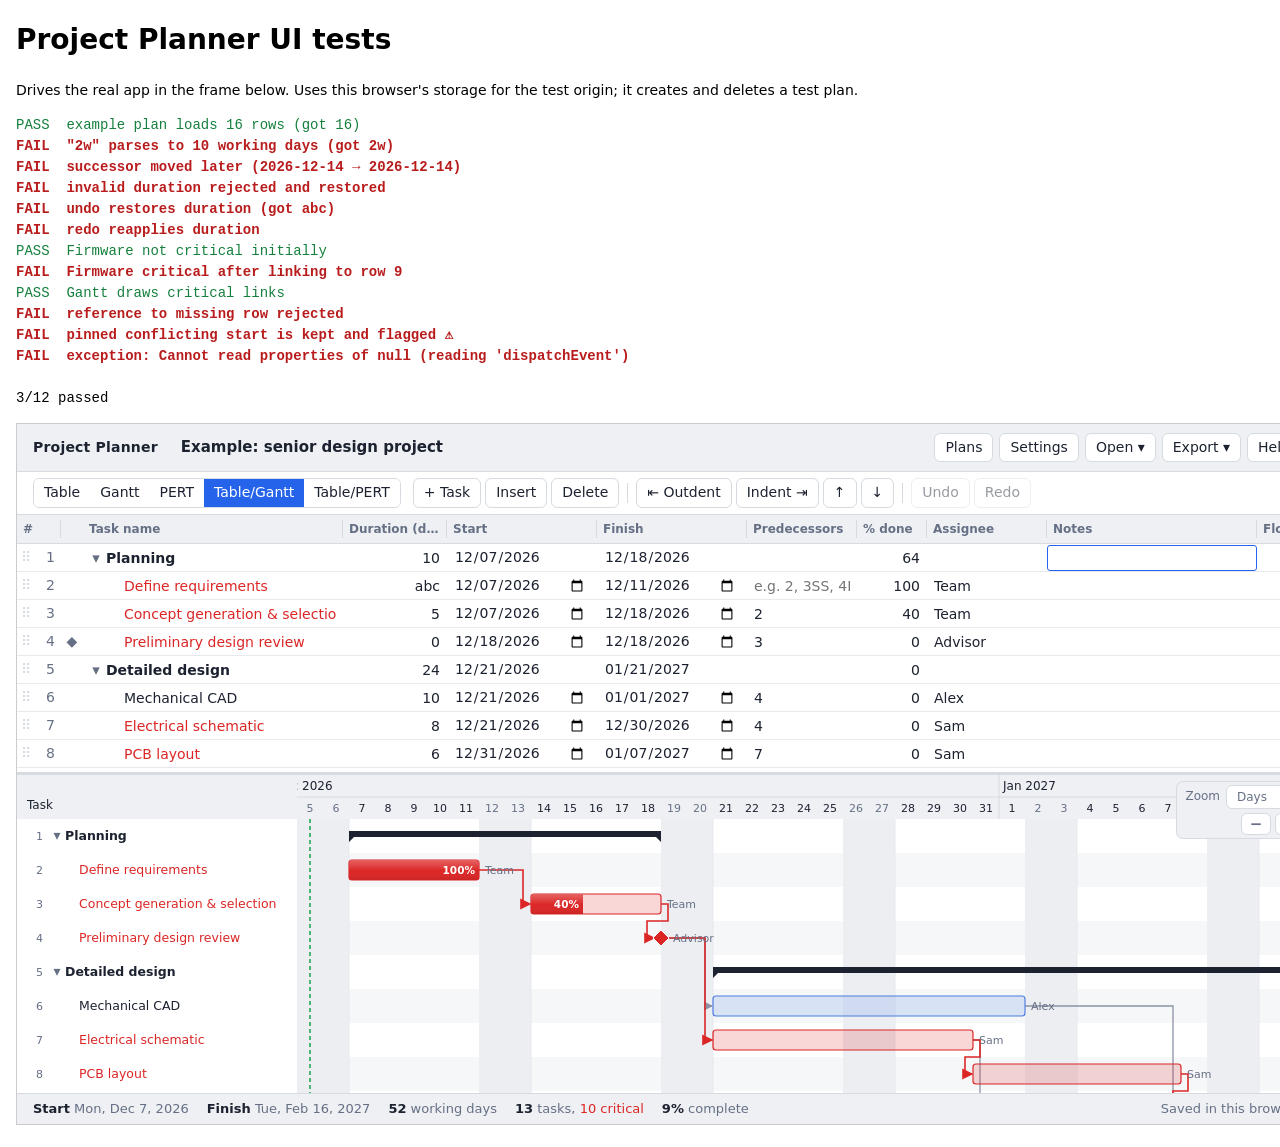
<file: tests/ui.html>
<!doctype html>
<html lang="en">
<head>
  <meta charset="utf-8">
  <title>Project Planner UI tests</title>
  <style>
    body { font: 14px/1.5 system-ui, sans-serif; margin: 16px; }
    iframe { width: 1300px; height: 700px; border: 1px solid #ccc; }
    .pass { color: #15803d; } .fail { color: #b91c1c; font-weight: 600; }
  </style>
</head>
<body>
  <h1>Project Planner UI tests</h1>
  <p>Drives the real app in the frame below. Uses this browser's storage for the test origin; it creates and deletes a test plan.</p>
  <pre id="out">Running…</pre>
  <iframe id="app" src="../index.html#"></iframe>
  <script type="module">
    const results = [];
    const out = document.getElementById('out');
    const check = (ok, msg) => { results.push([!!ok, msg]); out.textContent = results.map(([o, m]) => (o ? 'PASS  ' : 'FAIL  ') + m).join('\n') + '\n…'; };
    const sleep = ms => new Promise(r => setTimeout(r, ms));
    const frame = document.getElementById('app');
    // The frame may finish loading before this deferred module runs
    if (frame.contentDocument?.readyState !== 'complete' || frame.contentWindow.location.href === 'about:blank')
      await new Promise(r => frame.addEventListener('load', r, { once: true }));
    await sleep(400);
    const w = frame.contentWindow, d = frame.contentDocument;

    // Start from a fresh example plan so results don't depend on earlier runs
    d.getElementById('btn-new-sample').click();
    await sleep(100);

    const row = n => d.querySelector(`#tbody tr:nth-child(${n})`);
    const cell = (n, f) => row(n).querySelector(`input[data-f="${f}"]`);
    async function edit(n, f, value, thenFocus = cell(1, 'notes')) {
      const el = cell(n, f);
      el.focus();
      el.value = value;
      thenFocus.focus(); // focusout commits
      await sleep(60);
    }
    const count = () => d.querySelectorAll('#tbody tr[data-id]').length;
    const click = async cmd => { d.querySelector(`[data-cmd="${cmd}"]`).click(); await sleep(60); };

    try {
      const n0 = count();
      check(n0 === 16, `example plan loads 16 rows (got ${n0})`);

      // Duration edit pushes the successor
      const s3 = cell(3, 'start').value;
      await edit(2, 'duration', '2w');
      check(cell(2, 'duration').value === '10', `"2w" parses to 10 working days (got ${cell(2, 'duration').value})`);
      check(cell(3, 'start').value > s3, `successor moved later (${s3} → ${cell(3, 'start').value})`);

      // Invalid input is rejected and restored
      await edit(2, 'duration', 'abc');
      check(cell(2, 'duration').value === '10', 'invalid duration rejected and restored');

      // Undo / redo
      await click('undo');
      check(cell(2, 'duration').value === '5', `undo restores duration (got ${cell(2, 'duration').value})`);
      await click('redo');
      check(cell(2, 'duration').value === '10', 'redo reapplies duration');
      await click('undo');

      // Predecessor edit changes critical path: Firmware (13) after Order parts (9)
      check(!row(13).classList.contains('critical'), 'Firmware not critical initially');
      await edit(13, 'preds', '9');
      check(row(13).classList.contains('critical'), 'Firmware critical after linking to row 9');
      check(d.querySelectorAll('#gantt-pane .g-link.critical').length > 0, 'Gantt draws critical links');
      await click('undo');

      // Bad predecessor reference
      await edit(13, 'preds', '99');
      check(cell(13, 'preds').value === '7', 'reference to missing row rejected');

      // Pin a start date earlier than the predecessor allows -> warning
      await edit(3, 'start', cell(2, 'start').value);
      check(row(3).querySelector('.c-date.pinned') && row(3).classList.contains('has-issue'), 'pinned conflicting start is kept and flagged ⚠');
      const tipEl = d.getElementById('tip');
      const hover = el => el.dispatchEvent(new w.PointerEvent('pointerover', { bubbles: true }));
      hover(row(3).querySelector('.flag'));
      check(!tipEl.hidden && /predecessor 2 finishes/.test(tipEl.textContent) && tipEl.getBoundingClientRect().width > 0,
        `hovering ⚠ shows the conflict at once ("${tipEl.textContent}")`);
      hover(d.querySelector('#gantt-pane .g-row[data-id="3"] .g-pin'));
      check(!tipEl.hidden && /^Pinned start date/.test(tipEl.textContent), `hovering the Gantt 📌 shows a tooltip ("${tipEl.textContent}")`);
      hover(row(4).querySelector('.flag.ms'));
      check(!tipEl.hidden && /Milestone/.test(tipEl.textContent), 'hovering ◆ shows "Milestone"');
      hover(d.querySelector('#gantt-pane .g-task[data-id="13"] .g-bar'));
      check(!tipEl.hidden && /^13\. Firmware/.test(tipEl.textContent) && /float/.test(tipEl.textContent),
        `hovering a Gantt bar shows its details ("${tipEl.textContent.split('\n')[0]}")`);
      hover(cell(4, 'notes'));
      check(tipEl.hidden, 'tooltip hides when the pointer leaves');
      row(3).querySelector('[data-act="unpin"]').click();
      await sleep(60);
      check(!row(3).querySelector('.c-date.pinned') && !row(3).classList.contains('has-issue'), 'unpin clears pin and warning');

      // Finish edit changes duration
      const st = cell(6, 'start').value;
      const fin = new Date(st + 'T00:00:00Z'); fin.setUTCDate(fin.getUTCDate() + 2); // Mon -> Wed
      await edit(6, 'finish', fin.toISOString().slice(0, 10));
      check(cell(6, 'duration').value === '3', `finish date sets duration (got ${cell(6, 'duration').value})`);

      // Add, indent, delete
      cell(16, 'name').focus(); await sleep(20);
      await click('add');
      check(count() === n0 + 1, 'add task appends a row');
      check(d.activeElement === cell(17, 'name'), 'new row name is focused');
      await click('indent');
      check(row(16).classList.contains('summary'), 'indent makes row above a summary');
      await click('outdent');
      check(!row(16).classList.contains('summary'), 'outdent reverses it');
      await click('delete');
      check(count() === n0, 'delete removes the row');

      // Enter on last name cell adds a row
      const last = cell(16, 'name');
      last.focus();
      last.dispatchEvent(new KeyboardEvent('keydown', { key: 'Enter', bubbles: true }));
      await sleep(100);
      check(count() === n0 + 1, 'Enter on last row adds a task');

      // ---- SS / FF links ----
      await edit(7, 'preds', '6ss');
      check(cell(7, 'preds').value === '6SS' && cell(7, 'start').value === cell(6, 'start').value,
        `SS: Electrical schematic starts with Mechanical CAD (${cell(7, 'start').value})`);
      await edit(8, 'preds', '6 FF');
      check(cell(8, 'preds').value === '6FF' && cell(8, 'finish').value === cell(6, 'finish').value,
        `FF: PCB layout finishes with Mechanical CAD (${cell(8, 'finish').value})`);
      await edit(8, 'preds', '6SX');
      check(cell(8, 'preds').value === '6FF', 'malformed link type rejected');
      check(d.querySelectorAll('#gantt-pane .g-link').length === 15, 'Gantt still draws one arrow per link');
      await click('undo'); await click('undo');
      check(cell(7, 'preds').value === '4' && cell(8, 'preds').value === '7', 'undo restores FS links');

      // ---- Weekend settings ----
      d.getElementById('btn-settings').click();
      await sleep(40);
      const sf = d.getElementById('settings-form');
      check(sf.satOff.checked && sf.sunOff.checked, 'Settings: both weekend boxes checked by default');
      const fin16 = cell(16, 'finish').value;
      sf.satOff.checked = false;
      sf.querySelector('button[value="save"]').click();
      await sleep(80);
      check(cell(16, 'finish').value < fin16, `working Saturdays pulls the finish in (${fin16} → ${cell(16, 'finish').value})`);
      check(!d.getElementById('dlg-settings').open, 'settings dialog closed on save');
      await click('undo');
      check(cell(16, 'finish').value === fin16, 'undo restores weekends off');

      // ---- Include Gantt / PERT ----
      const tab = v => d.querySelector(`.tabs button[data-view="${v}"]`);
      const settings = async (gantt, pertOn) => {
        d.getElementById('btn-settings').click(); await sleep(40);
        const f = d.getElementById('settings-form');
        f.showGantt.checked = gantt; f.showPert.checked = pertOn;
        f.querySelector('button[value="save"]').click(); await sleep(80);
      };
      d.getElementById('btn-settings').click(); await sleep(40);
      check(d.getElementById('settings-form').showGantt.checked && d.getElementById('settings-form').showPert.checked,
        'Settings: Include Gantt and Include PERT checked by default');
      d.getElementById('settings-form').querySelector('button[value="cancel"]').click(); await sleep(40);
      tab('split').click(); await sleep(60);
      await settings(false, true);
      check(tab('gantt').hidden && tab('split').hidden && !tab('pert').hidden && !tab('split-pert').hidden && !tab('table').hidden,
        'Include Gantt off hides Gantt and Table/Gantt tabs only');
      check(d.getElementById('main').className === 'view-table', 'view on a hidden tab falls back to Table');
      await settings(true, false);
      check(!tab('gantt').hidden && !tab('split').hidden && tab('pert').hidden && tab('split-pert').hidden,
        'Include PERT off hides PERT and Table/PERT tabs only');
      await settings(false, false);
      check(!d.getElementById('btn-png').disabled && !d.getElementById('btn-print').disabled && /task table/.test(d.getElementById('png-kind').textContent),
        'with no charts, PNG and Print stay available and output the table');
      await click('undo'); await click('undo'); await click('undo');
      check(['table', 'gantt', 'pert', 'split', 'split-pert'].every(v => !tab(v).hidden) && !d.getElementById('btn-png').disabled,
        'undo restores all views');
      tab('split').click(); await sleep(60);

      // ---- Near-critical ----
      // A row is near-critical exactly when its Float is 1..threshold
      const nearMatches = n => [...d.querySelectorAll('#tbody tr[data-id]:not(.summary)')].every(tr => {
        const f = Number(tr.querySelector('.c-float').textContent);
        return tr.classList.contains('near') === (f > 0 && f <= n);
      });
      const nearCount = () => d.querySelectorAll('#tbody tr.near').length;
      const statusNear = () => (/(\d+) near-critical/.exec(d.getElementById('status').textContent) || [0, '0'])[1];
      check(nearMatches(2) && statusNear() === String(nearCount()),
        `rows with float 1–2 are near-critical (${nearCount()}) and the status bar agrees (${statusNear()})`);
      d.getElementById('btn-settings').click(); await sleep(40);
      check(d.getElementById('settings-form').nearCritical.value === '2', 'Settings shows the default near-critical threshold (2)');
      d.getElementById('settings-form').nearCritical.value = '20';
      d.getElementById('settings-form').querySelector('button[value="save"]').click(); await sleep(80);
      check(nearMatches(20) && d.querySelectorAll('#gantt-pane .g-bar.near').length + d.querySelectorAll('#gantt-pane .g-milestone.near').length === nearCount(),
        `raising it to 20 marks every task with float 1–20 (${nearCount()}), and the Gantt matches`);
      check(nearCount() > 0 && statusNear() === String(nearCount()), 'status bar counts them');
      await click('undo');
      check(nearMatches(2), 'undo restores the threshold');

      // ---- Reordering ----
      d.querySelector('.tabs button[data-view="split"]').click();
      await sleep(60);
      const names = () => [...d.querySelectorAll('#tbody input[data-f="name"]')].map(i => i.value);
      const before = names().join('|');
      const pe = (type, el, y) => el.dispatchEvent(new w.PointerEvent(type, {
        bubbles: true, cancelable: true, pointerId: 1, button: 0, isPrimary: true,
        clientX: el.getBoundingClientRect().left + 5, clientY: y,
      }));
      async function drag(fromEl, toY) {
        const y0 = fromEl.getBoundingClientRect().top + 5;
        pe('pointerdown', fromEl, y0);
        pe('pointermove', fromEl, y0 + (toY > y0 ? 8 : -8));
        pe('pointermove', fromEl, toY);
        pe('pointerup', fromEl, toY);
        await sleep(80);
      }
      const gRow = n => d.querySelectorAll('#gantt-pane .g-row')[n - 1];
      const top = el => el.getBoundingClientRect().top;

      // Gantt: drag Firmware (13) to just above Fabricate chassis (11)
      await drag(gRow(13), top(gRow(11)) + 3);
      check(cell(11, 'name').value === 'Firmware' && cell(12, 'name').value === 'Fabricate chassis',
        `Gantt drag moves Firmware to row 11 (row 11 = ${cell(11, 'name').value})`);
      check(cell(11, 'preds').value === '7' && cell(14, 'preds').value === '11, 12, 13',
        'dependencies follow the moved task (row numbers renumbered)');
      check(!row(11).classList.contains('summary') && row(10).classList.contains('summary'), 'moved task stays inside its group');
      await click('undo');
      check(names().join('|') === before, 'undo restores order after Gantt drag');

      // Table: drag the Detailed design summary (5) by its row number to the very end
      const n = count();
      const lastBottom = row(n).getBoundingClientRect().bottom - 2;
      await drag(row(5).querySelector('.c-num'), lastBottom);
      check(cell(n - 4, 'name').value === 'Detailed design' && cell(n, 'name').value === 'Order parts',
        `table drag moves a summary with its 4 subtasks (row ${n - 4} = ${cell(n - 4, 'name').value})`);
      check(row(n - 4).classList.contains('summary') && count() === n, 'summary still a summary; no rows lost');
      await click('undo');

      // Dropping a summary inside its own subtree does nothing
      await drag(row(5).querySelector('.c-num'), top(row(7)) + 3);
      check(names().join('|') === before, 'drop into own subtree is ignored');

      // A drag doesn't eat the next click
      const g3 = gRow(3);
      g3.dispatchEvent(new w.MouseEvent('click', { bubbles: true }));
      await sleep(20);
      check(row(3).classList.contains('selected'), 'click after a drag still selects');

      // ↑ on a top-level group jumps the previous group; ↓ on a subtask passes one sibling
      cell(10, 'name').focus(); await sleep(20);
      await click('up');
      check(cell(5, 'name').value === 'Build & test' && row(5).classList.contains('summary')
        && cell(11, 'name').value === 'Detailed design', `↑ moves Build & test above Detailed design (row 5 = ${cell(5, 'name').value})`);
      await click('undo');
      cell(6, 'name').focus(); await sleep(20);
      await click('down');
      check(cell(7, 'name').value === 'Mechanical CAD' && cell(6, 'name').value === 'Electrical schematic', '↓ swaps Mechanical CAD with next sibling');
      await click('undo');
      check(names().join('|') === before, 'order restored');

      // ---- Collapse / expand ----
      const visibleNames = () => [...d.querySelectorAll('#tbody tr[data-id] input[data-f="name"]')].map(i => i.value);
      const gLabels = () => d.querySelectorAll('#gantt-pane .g-row').length;
      const dbl = el => {
        el.dispatchEvent(new w.MouseEvent('click', { bubbles: true, detail: 1 }));
        el.dispatchEvent(new w.MouseEvent('click', { bubbles: true, detail: 2 }));
        el.dispatchEvent(new w.MouseEvent('dblclick', { bubbles: true, detail: 2 }));
      };
      const rowsBefore = count();
      dbl(gRow(5).querySelector('.g-label'));
      await sleep(60);
      check(count() === rowsBefore - 4 && !visibleNames().includes('Mechanical CAD') && gLabels() === rowsBefore - 4,
        `double-click a Gantt summary hides its 4 subtasks (${count()} rows)`);
      check(row(5).querySelector('.twisty').textContent === '▸', 'collapsed summary shows ▸');
      check(cell(5, 'name').value === 'Detailed design' && row(5).nextElementSibling.querySelector('input[data-f="name"]').value === 'Build & test',
        'rows after the group keep their row numbers');
      dbl(cell(5, 'name'));
      await sleep(60);
      check(count() === rowsBefore && row(5).querySelector('.twisty').textContent === '▾', 'double-click the table row expands it');
      // A double-click on the triangle toggles once
      dbl(row(5).querySelector('.twisty'));
      await sleep(60);
      check(count() === rowsBefore - 4, 'double-click on the triangle collapses (toggles once)');
      // + Task on a collapsed summary adds after the group and leaves it collapsed
      cell(5, 'name').focus(); await sleep(20);
      await click('add');
      check(count() === rowsBefore - 3 && row(5).querySelector('.twisty').textContent === '▸'
        && d.activeElement?.closest('tr') === row(5).nextElementSibling, '+ Task on a collapsed group adds a sibling after it');
      await click('undo');
      // Dragging a task to just below a collapsed group makes it a sibling, not a hidden child
      const gIdx = name => [...d.querySelectorAll('#gantt-pane .g-row')].findIndex(g => g.textContent.includes(name));
      const ganttRows = () => d.querySelectorAll('#gantt-pane .g-row');
      const define = ganttRows()[gIdx('Define requirements')];
      const bt = ganttRows()[gIdx('Build & test')];
      await drag(define, top(bt) + 3);
      check(visibleNames().includes('Define requirements') && count() === rowsBefore - 4,
        'task dropped below a collapsed group stays visible as its sibling');
      await click('undo');
      // Click the triangle to expand again; state is saved without an undo step
      row(5).querySelector('.twisty').dispatchEvent(new w.MouseEvent('click', { bubbles: true, detail: 1 }));
      await sleep(60);
      check(count() === rowsBefore, 'single click on the triangle expands');

      // ---- Gantt bars, zoom steps, dragging bar ends, theme ----
      d.querySelector('.tabs button[data-view="split"]').click(); await sleep(60);
      const zsel = d.getElementById('zoom');
      zsel.value = 'day'; zsel.dispatchEvent(new w.Event('change')); await sleep(60);
      const bodyW = () => d.querySelector('#gantt-pane .g-body svg').width.baseVal.value;
      const bars = [...d.querySelectorAll('#gantt-pane .g-task')].filter(g => g.querySelector('.g-bar'));
      const zeroBar = bars.find(g => cellOf(g, 'pct').value.replace('%', '') === '0');
      function cellOf(g, f) { return d.querySelector(`#tbody tr[data-id="${g.dataset.id}"] input[data-f="${f}"]`); }
      check(bars.length && bars.every(g => g.querySelectorAll('.g-handle').length === 2), `every task bar has two drag handles (${bars.length} bars)`);
      check(!zeroBar || !zeroBar.querySelector('.g-progress'), 'a 0% bar is the outlined track only, no solid part');
      const w0 = bodyW();
      d.getElementById('zoom-in').click(); await sleep(60);
      check(bodyW() > w0 * 1.2 && zsel.value === 'custom', `Zoom + widens the chart (${w0} → ${bodyW()}) and the dropdown shows Custom`);
      d.getElementById('zoom-out').click(); await sleep(60);
      check(Math.abs(bodyW() - w0) < 1 && zsel.value === 'day', 'Zoom − returns to the Days preset');
      d.getElementById('zoom-out').click(); d.getElementById('zoom-out').click(); await sleep(60);
      check(bodyW() < w0 && zsel.value === 'custom', `two Zoom − steps narrow the chart (${bodyW()})`);
      zsel.value = 'day'; zsel.dispatchEvent(new w.Event('change')); await sleep(60);

      const task = [...d.querySelectorAll('#gantt-pane .g-task')].find(g => g.querySelector('.g-handle') && !cellOf(g, 'start').closest('.pinned'));
      const tid = task.dataset.id;
      const handle = (edge) => d.querySelector(`#gantt-pane .g-task[data-id="${tid}"] .g-handle[data-edge="${edge}"]`);
      const tcell = f => d.querySelector(`#tbody tr[data-id="${tid}"] input[data-f="${f}"]`);
      const barDrag = async (el, dx) => {
        const r = el.getBoundingClientRect(), x = r.left + r.width / 2, y = r.top + r.height / 2;
        const ev = (type, cx) => el.dispatchEvent(new w.PointerEvent(type, { bubbles: true, cancelable: true, pointerId: 9, button: 0, clientX: cx, clientY: y }));
        ev('pointerdown', x); ev('pointermove', x + dx / 2); ev('pointermove', x + dx); ev('pointerup', x + dx);
        await sleep(80);
      };
      const n0rows = count(), dur0 = parseFloat(tcell('duration').value), start0 = tcell('start').value, fin0 = tcell('finish').value;
      await barDrag(handle('end'), 26 * 7);
      check(parseFloat(tcell('duration').value) === dur0 + 5 && tcell('start').value === start0 && count() === n0rows,
        `dragging the right end a week later adds 5 working days (${dur0} → ${tcell('duration').value}); start unchanged; no reorder`);
      await click('undo');
      await barDrag(handle('start'), 26);
      check(tcell('finish').value === fin0 && tcell('start').value > start0 && tcell('start').closest('.pinned')
        && parseFloat(tcell('duration').value) === dur0 - 1,
        `dragging the left end a day later pins the start (${start0} → ${tcell('start').value}), keeps the finish (${tcell('finish').value}), duration ${tcell('duration').value}`);
      await click('undo');
      await barDrag(handle('start'), 26 * 30);
      check(tcell('finish').value === fin0 && parseFloat(tcell('duration').value) === 1, 'the left end stops at the finish (1 working day)');
      await click('undo');
      check(tcell('start').value === start0 && !tcell('start').closest('.pinned'), 'undo removes the pin');

      const html = d.documentElement, bg = () => w.getComputedStyle(d.body).backgroundColor;
      const setTheme = async v => {
        d.getElementById('btn-settings').click(); await sleep(30);
        const f = d.getElementById('settings-form');
        f.theme.value = v;
        f.querySelector('button[value="save"]').click(); await sleep(60);
      };
      await setTheme('dark');
      check(html.dataset.theme === 'dark' && bg() === 'rgb(21, 25, 34)', `Settings → Theme Dark applies dark colors (${bg()})`);
      const { STORAGE_NS } = await import('../js/config.js'); // collab keeps its own storage namespace
      check(JSON.parse(w.localStorage.getItem(`${STORAGE_NS}.prefs`)).theme === 'dark', 'theme saved as a browser preference');
      await setTheme('light');
      check(html.dataset.theme === 'light' && bg() === 'rgb(255, 255, 255)', 'Theme Light applies light colors');
      await setTheme('auto');
      check(!('theme' in html.dataset), 'Theme “Match the system” removes the override');

      // ---- Export menu ----
      const menuBtn = d.getElementById('btn-export-menu'), menu = d.getElementById('export-menu');
      check(!d.querySelector('.actions #btn-png') && !d.querySelector('.actions #btn-share') && !d.querySelector('.actions #btn-export'),
        'Save file / Share link / Export PNG buttons replaced by the Export menu');
      menuBtn.click(); await sleep(30);
      const items = [...menu.querySelectorAll('[role="menuitem"]')].map(b => b.querySelector('b').textContent);
      check(!menu.hidden && menuBtn.getAttribute('aria-expanded') === 'true' && items.join('|') === 'Read-only link…|JSON file|CSV file|PNG image|Print…',
        `Export menu opens with 5 items (${items.join(', ')})`);
      check(!d.querySelector('.actions #btn-print') && d.querySelector('#export-menu #btn-print'), 'Print moved from the header into the Export menu');
      check(d.activeElement === menu.querySelector('#btn-share'), 'first item is focused');
      menu.dispatchEvent(new w.KeyboardEvent('keydown', { key: 'ArrowDown', bubbles: true }));
      check(d.activeElement?.id === 'btn-export', 'ArrowDown moves to the next item');
      menu.dispatchEvent(new w.KeyboardEvent('keydown', { key: 'Escape', bubbles: true }));
      check(menu.hidden && d.activeElement === menuBtn, 'Escape closes the menu and returns focus');
      menuBtn.click(); await sleep(30);
      d.body.dispatchEvent(new w.PointerEvent('pointerdown', { bubbles: true }));
      check(menu.hidden, 'clicking outside closes the menu');
      const grab = ext => new Promise(resolve => {
        const oc = w.HTMLAnchorElement.prototype.click, ou = w.URL.createObjectURL;
        let blob = null;
        w.URL.createObjectURL = b => { blob = b; return ou.call(w.URL, b); };
        w.HTMLAnchorElement.prototype.click = function () {
          if (!this.download.endsWith(ext)) return oc.call(this);
          w.HTMLAnchorElement.prototype.click = oc; w.URL.createObjectURL = ou;
          resolve({ name: this.download, blob });
        };
      });
      menuBtn.click(); await sleep(30);
      let got = grab('.csv');
      menu.querySelector('#btn-csv').click();
      let dlc = await Promise.race([got, sleep(3000).then(() => null)]);
      const text = dlc ? await dlc.blob.text() : '';
      // text() drops the byte-order mark, so check the raw bytes for it
      const bom = dlc ? [...new Uint8Array(await dlc.blob.slice(0, 3).arrayBuffer())].join() === '239,187,191' : false;
      check(menu.hidden && dlc && /\.csv$/.test(dlc.name) && text.split('\r\n')[0].startsWith('WBS,Row,') && bom && text.includes('Firmware'),
        `CSV file downloads the task table (${dlc?.name}, ${text.split('\r\n').length - 2} task rows)`);
      menuBtn.click(); await sleep(30);
      got = grab('.json');
      menu.querySelector('#btn-export').click();
      dlc = await Promise.race([got, sleep(3000).then(() => null)]);
      const js = dlc ? JSON.parse(await dlc.blob.text()) : null;
      check(js && Array.isArray(js.tasks) && js.tasks.some(t => t.name === 'Firmware'), `JSON file downloads the plan (${dlc?.name})`);
      menuBtn.click(); await sleep(30);
      menu.querySelector('#btn-share').click(); await sleep(300);
      check(d.getElementById('dlg-share').open && /#share=/.test(d.getElementById('share-url').value || d.getElementById('share-url').textContent),
        'Read-only link opens the share dialog with a link');
      d.getElementById('dlg-share').close();

      // ---- Open menu: CSV / JSON import ----
      const openBtn = d.getElementById('btn-open-menu'), openMenu = d.getElementById('open-menu');
      openBtn.click(); await sleep(30);
      check(!openMenu.hidden && [...openMenu.querySelectorAll('[role="menuitem"] b')].map(b => b.textContent).join('|') === 'JSON file|Excel file (.xlsx)|CSV file',
        'Open menu offers JSON, Excel, and CSV files');
      d.getElementById('btn-import-csv').click(); await sleep(20);
      check(openMenu.hidden && d.getElementById('file-input').accept.includes('.csv'), 'CSV item opens a CSV file picker');
      const feed = async (name, text) => {
        const dt = new w.DataTransfer();
        dt.items.add(new w.File([text], name, { type: 'text/csv' }));
        const inp = d.getElementById('file-input');
        inp.files = dt.files;
        // Reading the file is asynchronous; every import ends in a message or
        // the error dialog, so wait for one rather than a fixed delay
        const toastEl = d.getElementById('toast'), dlg = d.getElementById('dlg-import-error');
        toastEl.textContent = '';
        inp.dispatchEvent(new w.Event('change', { bubbles: true }));
        for (let t0 = Date.now(); !toastEl.textContent && !dlg.open && Date.now() - t0 < 5000;) await sleep(20);
        await sleep(30);
      };
      const planBefore = d.getElementById('plan-name').textContent;
      await feed('Garden.csv', 'WBS,Task,Duration,Predecessors\n1,Prep,,\n1.1,Dig beds,3,\n1.2,Plant,2,2SS\n2,Harvest,0,3\n');
      check(d.getElementById('plan-name').textContent === 'Garden' && count() === 4 && row(1).classList.contains('summary')
        && cell(3, 'preds').value === '2SS' && cell(4, 'duration').value === '0',
        `valid CSV opens as a new plan (${d.getElementById('plan-name').textContent}, ${count()} rows)`);
      await feed('junk.csv', 'Foo,Bar\n1,2\n');
      const errDlg = d.getElementById('dlg-import-error');
      check(errDlg.open && /junk\.csv/.test(d.getElementById('import-error-msg').textContent) && /Task/.test(d.getElementById('import-error-msg').textContent),
        `bad CSV shows an error dialog ("${d.getElementById('import-error-msg').textContent}")`);
      check(d.getElementById('plan-name').textContent === 'Garden', 'failed import leaves the current plan open');
      const tpl = new Promise(resolve => {
        const oc = w.HTMLAnchorElement.prototype.click, ou = w.URL.createObjectURL;
        let blob = null;
        w.URL.createObjectURL = b => { blob = b; return ou.call(w.URL, b); };
        w.HTMLAnchorElement.prototype.click = function () { w.HTMLAnchorElement.prototype.click = oc; w.URL.createObjectURL = ou; resolve({ name: this.download, blob }); };
      });
      d.getElementById('btn-csv-template').click();
      const tdl = await Promise.race([tpl, sleep(3000).then(() => null)]);
      const ttext = tdl ? await tdl.blob.text() : '';
      check(tdl && tdl.name === 'project-planner-template.csv' && ttext.startsWith('Row,Outline level,Task') && !errDlg.open,
        'error dialog downloads the template CSV and closes');
      await feed('template.csv', ttext);
      check(d.getElementById('plan-name').textContent === 'template' && count() === 6, 'the template itself imports (6 rows)');
      // JSON still opens through the same picker
      await feed('rt.json', JSON.stringify({ name: 'From JSON', start: '2026-10-05', tasks: [{ id: 1, name: 'Only task', duration: 2, preds: [] }] }));
      check(d.getElementById('plan-name').textContent === 'From JSON' && count() === 1, 'JSON file still opens');
      // ---- Open → Excel file ----
      check([...openMenu.querySelectorAll('[role="menuitem"] b')].map(b => b.textContent).join('|') === 'JSON file|Excel file (.xlsx)|CSV file',
        'Open menu offers JSON, Excel, and CSV');
      const xbuf = await (await fetch('fixtures/plan.xlsx')).arrayBuffer();
      const { readXlsx } = await import('../js/xlsx.js');
      const sheets = await readXlsx(xbuf);
      check(sheets.map(s => s.name).join() === 'Notes,Schedule' && sheets[1].rows[2].join('|') === 'WBS|Task|Duration||Depends on|% complete|Owner|Pinned start|Start',
        'reader: both sheets, header row with the skipped column kept in place');
      check(sheets[1].rows[7][1] === 'Fabricate chassis' && sheets[1].rows[5][1] === 'Concept selection',
        'reader: rich-text and inline strings');
      check(sheets[1].rows[3][8] === '2026-10-05' && sheets[1].rows[5][7] === '2026-10-07' && sheets[1].rows[4][5] === '40' && sheets[1].rows[5][5] === '12.5' && sheets[1].rows[4][2] === '5',
        `reader: custom and built-in dates, percents, formula value (${sheets[1].rows[3][8]}, ${sheets[1].rows[5][7]}, ${sheets[1].rows[4][5]}%, ${sheets[1].rows[5][5]}%)`);
      await feed('Senior plan.xlsx', xbuf);
      const xnames = [...d.querySelectorAll('#tbody input[data-f="name"]')].map(i => i.value);
      check(d.getElementById('plan-name').textContent === 'Senior plan' && xnames.join('|') === 'Planning|Define requirements|Concept selection|Build & test|Fabricate chassis',
        `Excel file imports the “Schedule” sheet as a new plan (${xnames.length} tasks)`);
      check(row(1).classList.contains('summary') && row(4).classList.contains('summary') && cell(2, 'duration').value === '5' && cell(2, 'pct').value === '40' && cell(3, 'pct').value === '13',
        'outline from WBS numbers; formula duration; percentages');
      check(cell(3, 'preds').value === '2SS' && cell(5, 'preds').value === '3' && cell(3, 'start').value === '2026-10-07' && row(3).querySelector('.c-date.pinned'),
        'links by line order (2SS, 3) and the pinned start date');
      check(/Schedule/.test(d.getElementById('toast').textContent) && /non-numeric/.test(d.getElementById('toast').textContent),
        `toast names the sheet and flags the TRUE/FALSE cell (“${d.getElementById('toast').textContent.slice(0, 80)}…”)`);
      // The import summary stays up (30 s) until clicked
      const tEl = d.getElementById('toast');
      await sleep(3000);
      check(tEl.classList.contains('show') && tEl.classList.contains('sticky'), 'the import message is still showing after 3 s (ordinary messages go after 2.5 s)');
      tEl.click(); await sleep(50);
      check(!tEl.classList.contains('show'), 'clicking the import message closes it');
      await click('undo'); // an ordinary message ("Nothing to undo") is not sticky
      check(!tEl.classList.contains('sticky') && getComputedStyle(tEl).pointerEvents === 'none', 'ordinary messages stay unclickable and short-lived');
      // Failures explain themselves and offer the template
      await feed('old.xls', new Uint8Array([0xd0, 0xcf, 0x11, 0xe0, 0xa1, 0xb1, 0x1a, 0xe1]).buffer);
      check(d.getElementById('dlg-import-error').open && /old-style Excel file/.test(d.getElementById('import-error-msg').textContent),
        'an old .xls file gets “save as .xlsx” advice');
      d.getElementById('dlg-import-error').close();
      await feed('fake.xlsx', 'PK this is not really a zip');
      check(d.getElementById('dlg-import-error').open && /not an Excel workbook/.test(d.getElementById('import-error-msg').textContent),
        `a damaged workbook is reported (“${d.getElementById('import-error-msg').textContent}”)`);
      d.getElementById('dlg-import-error').close();

      // ---- Templates offered after a failed import ----
      const tplFirst = () => d.querySelector('#template-buttons button');
      await feed('fake.xlsx', 'PK this is not really a zip');
      check(tplFirst().id === 'btn-xlsx-template' && tplFirst().classList.contains('primary') && !d.getElementById('btn-csv-template').classList.contains('primary'),
        'after a failed Excel import, the Excel template is offered first');
      const xtpl = new Promise(resolve => {
        const oc = w.HTMLAnchorElement.prototype.click, ou = w.URL.createObjectURL;
        let blob = null;
        w.URL.createObjectURL = b => { blob = b; return ou.call(w.URL, b); };
        w.HTMLAnchorElement.prototype.click = function () { w.HTMLAnchorElement.prototype.click = oc; w.URL.createObjectURL = ou; resolve({ name: this.download, blob }); };
      });
      d.getElementById('btn-xlsx-template').click();
      const xt = await Promise.race([xtpl, sleep(3000).then(() => null)]);
      check(xt && xt.name === 'project-planner-template.xlsx' && /spreadsheetml/.test(xt.blob.type) && !d.getElementById('dlg-import-error').open,
        `Excel template downloads (${xt?.name}, ${xt?.blob.size} bytes) and the dialog closes`);
      const tsheets = await readXlsx(await xt.blob.arrayBuffer());
      check(tsheets.length === 1 && tsheets[0].name === 'Tasks' && tsheets[0].rows[0][2] === 'Task' && tsheets[0].rows[4][4] === '3',
        'the template reads back: one “Tasks” sheet, header and numbers intact');
      await feed('project-planner-template.xlsx', await xt.blob.arrayBuffer());
      check(d.getElementById('plan-name').textContent === 'project-planner-template' && count() === 6 && cell(4, 'preds').value === '3SS' && cell(5, 'duration').value === '0',
        'the Excel template itself imports (6 tasks, 3SS link, milestone)');
      await feed('broken.csv', 'Foo,Bar\n1,2\n');
      check(tplFirst().id === 'btn-csv-template' && tplFirst().classList.contains('primary'), 'after a failed CSV import, the CSV template is offered first');
      d.getElementById('dlg-import-error').close();

      // Back to the example plan used by the remaining tests
      d.getElementById('btn-plans').click(); await sleep(40);
      const li = [...d.querySelectorAll('#plan-list li')].find(l => l.textContent.includes(planBefore));
      li?.querySelector('[data-act="open"]').click(); await sleep(100);
      check(d.getElementById('plan-name').textContent === planBefore, `reopened “${planBefore}” for the remaining tests`);

      // ---- Export / Print on the Table tab output the table ----
      d.querySelector('.tabs button[data-view="table"]').click(); await sleep(60);
      check(/task table/.test(d.getElementById('png-kind').textContent) && /task table/.test(d.getElementById('print-kind').textContent),
        'on the Table tab, PNG and Print describe the task table');
      const tpng = new Promise(resolve => {
        const oc = w.HTMLAnchorElement.prototype.click;
        w.HTMLAnchorElement.prototype.click = function () { w.HTMLAnchorElement.prototype.click = oc; resolve(this.download); };
      });
      d.getElementById('btn-png').click();
      const tname = await Promise.race([tpng, sleep(5000).then(() => null)]);
      check(/-table\.png$/.test(tname || ''), `Table tab exports the table image (${tname})`);
      const realPrint = w.print; w.print = () => {};
      d.getElementById('btn-print').click(); await sleep(30);
      const pa = d.getElementById('print-area');
      check(pa.querySelector('table.print-table') && pa.querySelectorAll('tbody tr').length === count() && !pa.querySelector('svg'),
        `Table tab prints the table (${pa.querySelectorAll('tbody tr').length} rows, no chart)`);
      d.querySelector('.tabs button[data-view="split"]').click(); await sleep(60);
      d.getElementById('btn-print').click(); await sleep(30);
      check(pa.querySelector('svg.gantt-print') && !pa.querySelector('table'), 'Table/Gantt still prints the Gantt chart');
      w.print = realPrint;
      w.dispatchEvent(new w.Event('afterprint'));

      // ---- PNG export: capture the download instead of saving it ----
      const captured = new Promise(resolve => {
        const origURL = w.URL.createObjectURL, origClick = w.HTMLAnchorElement.prototype.click;
        let lastBlob = null;
        w.URL.createObjectURL = b => { lastBlob = b; return origURL.call(w.URL, b); };
        w.HTMLAnchorElement.prototype.click = function () {
          if (!this.download.endsWith('.png')) return origClick.call(this);
          w.URL.createObjectURL = origURL; w.HTMLAnchorElement.prototype.click = origClick;
          resolve({ name: this.download, blob: lastBlob });
        };
      });
      d.getElementById('btn-png').click();
      const dl = await Promise.race([captured, sleep(5000).then(() => null)]);
      check(dl && /-gantt\.png$/.test(dl.name), `PNG download offered (${dl?.name})`);
      if (dl) {
        const blob = dl.blob;
        const bmp = new Image();
        bmp.src = URL.createObjectURL(blob);
        await bmp.decode();
        const svgW = d.querySelector('#gantt-pane .g-body svg').width.baseVal.value + 280;
        check(blob.type === 'image/png' && bmp.width === svgW * 2, `PNG is 2× the chart width (${bmp.width} px for ${svgW} px chart)`);
        // Sample pixels: white background, and red somewhere (critical path)
        const c = Object.assign(document.createElement('canvas'), { width: bmp.width, height: bmp.height }), cx = c.getContext('2d');
        cx.drawImage(bmp, 0, 0);
        const px = cx.getImageData(0, 0, bmp.width, bmp.height).data;
        let red = 0;
        for (let k = 0; k < px.length; k += 16) if (px[k] > 200 && px[k + 1] < 80 && px[k + 2] < 80) red++;
        check(red > 100, `critical path drawn in red (${red} sampled red pixels)`);
        document.body.insertAdjacentHTML('beforeend', `<h2>Exported PNG</h2><img id="png-out" style="max-width:100%;border:1px solid #ccc" src="${bmp.src}">`);
      }

      // ---- PERT tab ----
      d.querySelector('.tabs button[data-view="pert"]').click();
      await sleep(80);
      const nodes = d.querySelectorAll('#pert-pane .pt-node');
      const leafRows = [...d.querySelectorAll('#tbody tr[data-id]')].filter(tr => !tr.classList.contains('summary')).length;
      check(nodes.length === leafRows && d.getElementById('zoom').disabled, `PERT tab draws one box per task (${nodes.length}); zoom disabled`);
      check(d.querySelectorAll('#pert-pane .pt-node.critical').length === d.querySelectorAll('#tbody tr.critical').length,
        'PERT critical boxes match critical rows');
      const fw = [...nodes].find(n => n.textContent.includes('Firmware'));
      d.getElementById('tip').hidden = true;
      fw.querySelector('.pt-box').dispatchEvent(new w.PointerEvent('pointerover', { bubbles: true }));
      check(!d.getElementById('tip').hidden && /Firmware/.test(d.getElementById('tip').textContent), 'hovering a PERT box shows its details');
      fw.dispatchEvent(new w.MouseEvent('click', { bubbles: true, detail: 1 }));
      await sleep(20);
      check(fw.classList.contains('selected') && d.querySelector('#tbody tr.selected input[data-f="name"]').value === 'Firmware',
        'clicking a PERT box selects that task');
      const pngPert = new Promise(resolve => {
        const orig = w.HTMLAnchorElement.prototype.click;
        w.HTMLAnchorElement.prototype.click = function () { w.HTMLAnchorElement.prototype.click = orig; resolve(this.download); };
      });
      d.getElementById('btn-png').click();
      const pertName = await Promise.race([pngPert, sleep(5000).then(() => null)]);
      check(/-pert\.png$/.test(pertName || ''), `Export PNG on the PERT tab exports the diagram (${pertName})`);
      fw.dispatchEvent(new w.MouseEvent('dblclick', { bubbles: true, detail: 2 }));
      await sleep(60);
      check(d.getElementById('main').className === 'view-split-pert' && d.activeElement?.value === 'Firmware'
        && d.getElementById('pert-pane').offsetHeight > 0 && d.getElementById('gantt-pane').offsetHeight === 0,
        'double-clicking a PERT task opens Table/PERT with the task focused');
      check(d.getElementById('zoom').disabled && d.querySelector('.tabs button[aria-selected="true"]').textContent === 'Table/PERT',
        'Table/PERT tab is selected; zoom disabled');
      d.querySelector('.tabs button[data-view="split"]').click();
      await sleep(60);

      // ---- Column resizing ----
      d.querySelector('.tabs button[data-view="split"]').click(); await sleep(60);
      const th = f => d.querySelector(`#thead th[data-col="${f}"]`);
      const thW = f => Math.round(th(f).getBoundingClientRect().width);
      const rs = f => th(f).querySelector('.col-rs');
      const dragBy = async (el, dx) => {
        const r = el.getBoundingClientRect(), x = r.left + r.width / 2, y = r.top + r.height / 2;
        const ev = (type, cx) => el.dispatchEvent(new w.PointerEvent(type, { bubbles: true, cancelable: true, pointerId: 7, button: 0, clientX: cx, clientY: y }));
        ev('pointerdown', x); ev('pointermove', x + dx / 2); ev('pointermove', x + dx); ev('pointerup', x + dx);
        await sleep(60);
      };
      check(thW('name') === 260 && thW('start') === 150, `default widths (name ${thW('name')}, start ${thW('start')})`);
      const order0 = names().join('|');
      await dragBy(rs('name'), 100);
      check(Math.abs(thW('name') - 360) <= 1, `dragging the Task name edge widens it by 100 px (${thW('name')})`);
      check(names().join('|') === order0 && count() === order0.split('|').length, 'resizing does not reorder or add rows');
      await dragBy(rs('start'), -300);
      check(thW('start') === 124, `a column stops at its minimum width (start ${thW('start')}, min 124)`);
      rs('start').dispatchEvent(new w.MouseEvent('dblclick', { bubbles: true }));
      await sleep(30);
      check(thW('start') === 150, `double-clicking the edge resets the column (${thW('start')})`);
      await dragBy(rs('num'), 20);
      check(names().join('|') === order0, 'dragging the # column edge resizes instead of moving a row');
      rs('num').dispatchEvent(new w.MouseEvent('dblclick', { bubbles: true })); await sleep(30);
      // the row-number grip still reorders rows
      await drag(row(6).querySelector('.c-num'), row(8).getBoundingClientRect().bottom - 2);
      check(cell(8, 'name').value === 'Mechanical CAD', 'the # grip still reorders rows after resizing');
      await click('undo');
      // Gantt task-name divider
      const gLabW = () => Math.round(d.querySelector('#gantt-pane .g-labels svg').width.baseVal.value);
      check(gLabW() === 280, `Gantt name column defaults to 280 (${gLabW()})`);
      await dragBy(d.getElementById('gantt-rs'), 80);
      check(gLabW() === 360 && parseInt(d.getElementById('gantt-rs').style.left) === 360, `dragging the Gantt divider widens the name column (${gLabW()})`);
      await dragBy(d.getElementById('gantt-rs'), -1000);
      check(gLabW() === 120, `the Gantt name column stops at 120 px (${gLabW()})`);
      d.getElementById('gantt-rs').dispatchEvent(new w.MouseEvent('dblclick', { bubbles: true })); await sleep(30);
      check(gLabW() === 280, 'double-clicking the divider resets it');
      await dragBy(d.getElementById('gantt-rs'), 40);
      // Exports follow the widths
      const gsvg = d.getElementById('btn-print'); w.print = () => {};
      gsvg.click(); await sleep(30);
      const pr = d.querySelector('#print-area svg.gantt-print');
      check(pr && /^0 0 /.test(pr.getAttribute('viewBox')) && d.querySelector('#print-area svg.gantt-print rect.g-label-bg').getAttribute('width') === '320',
        'printed Gantt uses the resized name column (320 px)');
      d.querySelector('.tabs button[data-view="table"]').click(); await sleep(60);
      gsvg.click(); await sleep(30);
      const cols = [...d.querySelectorAll('#print-area .print-table col')].map(c => parseFloat(c.style.width));
      check(cols.length === 10 && cols[1] > 30, `printed table gives Task name a larger share after widening (${cols[1].toFixed(1)}%)`);
      w.dispatchEvent(new w.Event('afterprint'));
      d.querySelector('.tabs button[data-view="split"]').click(); await sleep(60);

      // Help shows the version and links to the changelog
      const ver = d.getElementById('app-version')?.textContent;
      const clink = [...d.querySelectorAll('#dlg-help a')].find(a => /CHANGELOG\.md$/.test(a.href));
      check(/^\d+\.\d+\.\d+(-[\w.]+)?$/.test(ver || '') && clink, `Help shows version ${ver} and links to the changelog`);
      const clog = await (await fetch('../CHANGELOG.md')).text();
      check(clog.includes(`## ${ver} — `), `CHANGELOG.md has an entry for version ${ver}`);

      // Persistence: reload the frame, plan is still there with edits
      const name = d.getElementById('plan-name').textContent;
      w.location.reload();
      await new Promise(r => frame.addEventListener('load', r, { once: true }));
      await sleep(400);
      const d2 = frame.contentDocument;
      check(d2.getElementById('plan-name').textContent === name && d2.querySelectorAll('#tbody tr[data-id]').length === n0 + 1,
        'plan persists across reload');
      check(Math.round(d2.querySelector('#thead th[data-col="name"]').getBoundingClientRect().width) === 360
        && Math.round(d2.querySelector('#gantt-pane .g-labels svg').width.baseVal.value) === 320,
        'column widths survive a reload (per-browser preference)');
    } catch (e) {
      check(false, `exception: ${e.message}`);
    }

    const failed = results.filter(r => !r[0]).length;
    document.getElementById('out').innerHTML = results
      .map(([ok, msg]) => `<span class="${ok ? 'pass' : 'fail'}">${ok ? 'PASS' : 'FAIL'}  ${msg}</span>`)
      .join('\n') + `\n\n${results.length - failed}/${results.length} passed`;
  </script>
</body>
</html>
</file>
<file: css/style.css>
:root {
  --bg: #ffffff;
  --bg-alt: #f6f7f9;
  --bg-head: #eef0f4;
  --fg: #1c2230;
  --fg-muted: #667085;
  --border: #d6dae1;
  --grid: #e6e9ee;
  --accent: #2563eb;
  --accent-soft: #dbe7fe;
  --select: #fff5cc;
  --bar: #4f7fe0;
  --bar-dark: #1e40af;
  --crit: #dc2626;
  --crit-dark: #8f1515;
  --crit-soft: #fde4e4;
  --near: #f59e0b;        /* near-critical bars */
  --near-text: #c2410c;   /* near-critical text */
  --near-soft: #ffedd5;
  --summary: #1c2230;
  --link: #8a94a6;
  --nonwork: #eceef2;
  --warn: #b45309;
  --today: #16a34a;
  --pinned: #fef3c7;
  --font: system-ui, -apple-system, "Segoe UI", Roboto, sans-serif;
  color-scheme: light;
}

@media (prefers-color-scheme: dark) {
  :root:not([data-theme="light"]) {
    --bg: #151922;
    --bg-alt: #1b202b;
    --bg-head: #222836;
    --fg: #e6e9ef;
    --fg-muted: #9aa3b2;
    --border: #343b4a;
    --grid: #2a3040;
    --accent: #6b9cff;
    --accent-soft: #24365c;
    --select: #3a3418;
    --bar: #5b8cf0;
    --bar-dark: #c7d7ff;
    --crit: #f05252;
    --crit-dark: #ffd0d0;
    --crit-soft: #4a1d1f;
    --near: #f5a524;
    --near-text: #fb923c;
    --near-soft: #45290f;
    --summary: #e6e9ef;
    --link: #7c869a;
    --nonwork: #1f2430;
    --warn: #f59e0b;
    --today: #22c55e;
    --pinned: #3b3217;
    color-scheme: dark;
  }
}

:root[data-theme="dark"] {
  --bg: #151922;
  --bg-alt: #1b202b;
  --bg-head: #222836;
  --fg: #e6e9ef;
  --fg-muted: #9aa3b2;
  --border: #343b4a;
  --grid: #2a3040;
  --accent: #6b9cff;
  --accent-soft: #24365c;
  --select: #3a3418;
  --bar: #5b8cf0;
  --bar-dark: #c7d7ff;
  --crit: #f05252;
  --crit-dark: #ffd0d0;
  --crit-soft: #4a1d1f;
  --near: #f5a524;
  --near-text: #fb923c;
  --near-soft: #45290f;
  --summary: #e6e9ef;
  --link: #7c869a;
  --nonwork: #1f2430;
  --warn: #f59e0b;
  --today: #22c55e;
  --pinned: #3b3217;
  color-scheme: dark;
}

* { box-sizing: border-box; }
[hidden] { display: none !important; }
html, body { height: 100%; margin: 0; }
body {
  display: flex; flex-direction: column;
  font: 14px/1.4 var(--font);
  background: var(--bg); color: var(--fg);
}
button, input, select, textarea { font: inherit; color: inherit; }
button {
  background: var(--bg); border: 1px solid var(--border); border-radius: 6px;
  padding: 4px 10px; cursor: pointer; white-space: nowrap;
}
button:hover:not(:disabled) { border-color: var(--accent); }
button:disabled { opacity: .45; cursor: default; }
button.primary { background: var(--accent); border-color: var(--accent); color: #fff; }
button.danger:hover { border-color: var(--crit); color: var(--crit); }
button.link { border: none; background: none; color: var(--accent); padding: 0; text-align: left; }
code { background: var(--bg-alt); padding: 0 4px; border-radius: 4px; }

/* ---- top bar & toolbar ---- */
.topbar {
  display: flex; align-items: center; gap: 12px; flex-wrap: wrap;
  padding: 8px 16px; border-bottom: 1px solid var(--border); background: var(--bg-head);
}
.brand { font-weight: 700; letter-spacing: .2px; }
.plan-name {
  font-weight: 600; font-size: 15px; border-color: transparent; background: transparent;
  max-width: 40ch; overflow: hidden; text-overflow: ellipsis;
}
.actions { display: flex; gap: 6px; flex-wrap: wrap; margin-left: auto; }

.toolbar {
  display: flex; align-items: center; gap: 12px; flex-wrap: wrap;
  padding: 6px 16px; border-bottom: 1px solid var(--border);
}
.tabs { display: inline-flex; border: 1px solid var(--border); border-radius: 6px; overflow: hidden; }
.tabs button { border: none; border-radius: 0; }
.tabs button[aria-selected="true"] { background: var(--accent); color: #fff; }
.row-tools { display: flex; gap: 4px; flex-wrap: wrap; align-items: center; }
.row-tools .sep { width: 1px; height: 20px; background: var(--border); margin: 0 4px; }
.zoom { display: flex; gap: 6px; align-items: center; color: var(--fg-muted); font-size: 12px; }
/* Gantt pane wrapper: the zoom control floats over the top-right of the
   chart header, clear of the vertical scrollbar, and does not scroll. */
#gantt-wrap { position: relative; display: flex; flex-direction: column; min-height: 0; }
#gantt-wrap > #gantt-pane { flex: 1; }
#gantt-wrap > .zoom {
  flex-direction: column; align-items: stretch; gap: 4px;
  position: absolute; top: 7px; right: calc(var(--sbw, 0px) + 8px); z-index: 5;
  background: var(--bg-head); padding: 3px 3px 3px 8px; border-radius: 6px;
  box-shadow: 0 0 0 1px var(--border);
}
.zoom-steps { display: flex; gap: 4px; justify-content: flex-end; }
.zoom-steps button { padding: 0 8px; min-width: 28px; line-height: 20px; font-size: 15px; font-weight: 600; }
.zoom select { padding: 3px 6px; border: 1px solid var(--border); border-radius: 6px; background: var(--bg); }

.banner {
  display: flex; gap: 12px; align-items: center; flex-wrap: wrap;
  padding: 8px 16px; background: var(--accent-soft); border-bottom: 1px solid var(--border);
}
body.readonly .edit-only { display: none !important; }
body:not(.shared) .shared-only { display: none !important; }

/* ---- shared plans ---- */
.cloud-banner { background: var(--bg-head); }
body.editing-shared .cloud-banner { background: var(--pinned); }
.cloud-section { margin: -4px 0 14px; padding-bottom: 12px; border-bottom: 1px solid var(--border); }
.cloud-section h3 { margin: 0 0 6px; font-size: 16px; }
.cloud-section p { margin: 4px 0 8px; }
.cloud-test { padding: 6px 8px; border-radius: 6px; background: var(--pinned); color: var(--fg); }
.error-text { color: var(--crit); min-height: 1em; margin: 4px 0; font-size: 13px; }
.member-list { list-style: none; padding: 0; margin: 0 0 8px; }
.member-list li { display: flex; justify-content: space-between; align-items: center; gap: 8px; padding: 6px 2px; border-bottom: 1px solid var(--grid); }
.member-add { display: flex; gap: 6px; margin-top: 4px; }
.member-add input { flex: 1; margin: 0 !important; }
.dr-cloud-msg { margin: 0 6px 6px; font-size: 13px; }
button.textlink { border: none; background: none; padding: 0; color: var(--accent); text-decoration: underline; }

/* ---- main panes ---- */
main { flex: 1; min-height: 0; display: flex; flex-direction: column; }
.pane { overflow: auto; min-height: 0; }
main.view-table #table-pane { flex: 1; }
main.view-table #gantt-wrap { display: none; }
main:not(.view-pert):not(.view-split-pert) #pert-pane { display: none; }
main.view-split-pert #gantt-wrap { display: none; }
main.view-split-pert #table-pane { flex: 1 1 45%; border-bottom: 3px solid var(--border); }
main.view-split-pert #pert-pane { flex: 1 1 55%; }
main.view-pert #table-pane, main.view-pert #gantt-wrap { display: none; }
main.view-pert #pert-pane { flex: 1; }
main.view-gantt #table-pane { display: none; }
main.view-gantt #gantt-wrap { flex: 1; }
main.view-split #table-pane { flex: 1 1 45%; border-bottom: 3px solid var(--border); }
main.view-split #gantt-wrap { flex: 1 1 55%; }

/* ---- task table ---- */
table.tasks { border-collapse: collapse; width: 100%; table-layout: fixed; } /* widths set per column by applyColumnWidths */
.tasks td, .tasks th { overflow: hidden; text-overflow: ellipsis; }
/* Column resize handles: a strip on the right edge of each heading */
.col-rs { position: absolute; top: 0; right: -3px; width: 7px; height: 100%; cursor: col-resize; z-index: 2; touch-action: none; }
.col-rs::after { content: ''; position: absolute; top: 20%; bottom: 20%; left: 3px; width: 1px; background: var(--border); }
.col-rs:hover::after, body.resizing .col-rs.active::after { background: var(--accent); width: 2px; left: 2px; }
body.resizing, body.resizing * { cursor: col-resize !important; user-select: none !important; }
/* Gantt task-name column divider (positioned by app.js) */
.gantt-rs { position: absolute; top: 0; bottom: 0; width: 7px; margin-left: -3px; z-index: 4; cursor: col-resize; touch-action: none; }
.gantt-rs:hover, body.resizing .gantt-rs.active { background: linear-gradient(to right, transparent 2px, var(--accent) 2px, var(--accent) 4px, transparent 4px); }
.tasks th {
  position: sticky; top: 0; z-index: 1; background: var(--bg-head);
  text-align: left; font-weight: 600; font-size: 12px; color: var(--fg-muted);
  padding: 6px 6px; border-bottom: 1px solid var(--border); white-space: nowrap;
}
.tasks td { border-bottom: 1px solid var(--grid); padding: 0; height: 28px; }
.tasks tr.selected td { background: var(--select); }
.tasks input {
  width: 100%; border: 1px solid transparent; background: transparent;
  padding: 3px 6px; border-radius: 3px; height: 26px;
}
.tasks input:focus { outline: none; border-color: var(--accent); background: var(--bg); }
.tasks input[readonly] { color: var(--fg-muted); cursor: default; }
.tasks input[readonly]:focus { border-color: transparent; background: transparent; }
.tasks tr.summary input[data-f="name"] { font-weight: 700; }
.tasks tr.summary input[readonly] { color: var(--fg); }
.tasks tr.critical input[data-f="name"] { color: var(--crit); }
.tasks tr.near input[data-f="name"] { color: var(--near-text); }
.c-num { text-align: right; color: var(--fg-muted); padding-right: 6px !important; font-variant-numeric: tabular-nums; }
.c-flag { text-align: center; }
.flag { color: var(--warn); cursor: help; }
.flag.ms { color: var(--fg-muted); }
.c-dur input, .c-pct input { text-align: right; }
.c-date { white-space: nowrap; }
.c-date input { width: calc(100% - 4px); }
.c-date.pinned { position: relative; }
.c-date.pinned input { background: var(--pinned); padding-right: 24px; }
.unpin {
  position: absolute; right: 30px; top: 4px; border: none; background: none;
  padding: 0 2px; font-size: 12px; line-height: 20px;
}
.c-float { text-align: right; padding-right: 10px !important; color: var(--fg-muted); font-variant-numeric: tabular-nums; }
.tasks tr.critical .c-float { color: var(--crit); font-weight: 600; }
.tasks tr.near .c-float { color: var(--near-text); font-weight: 600; }
.tasks td.empty { padding: 16px; color: var(--fg-muted); }

/* ---- Gantt ---- */
.gantt-grid { display: grid; width: max-content; }
.g-corner { position: sticky; top: 0; left: 0; z-index: 3; }
.g-head { position: sticky; top: 0; z-index: 2; }
.g-labels { position: sticky; left: 0; z-index: 2; border-right: 1px solid var(--border); }
.gantt-grid svg { display: block; }
.g-head-bg { fill: var(--bg-head); }
.g-head-line { stroke: var(--border); stroke-width: 1; }
.g-head-text { fill: var(--fg); font-size: 12px; font-family: var(--font); }
.g-head-text.small { font-size: 11px; }
.g-head-text.muted { fill: var(--fg-muted); }
.g-label-bg { fill: var(--bg); }
.g-row-bg { fill: transparent; }
.g-row-bg.odd { fill: var(--bg-alt); }
.g-row-bg.selected { fill: var(--select); }
.g-row { cursor: pointer; }
.g-rownum { fill: var(--fg-muted); font-size: 11px; font-family: var(--font); }
.g-label { fill: var(--fg); font-size: 12.5px; font-family: var(--font); }
.g-label.summary { font-weight: 700; }
.g-label.critical { fill: var(--crit); }
.g-label.near { fill: var(--near-text); }
.g-warn { fill: var(--warn); }
.g-nonwork { fill: var(--nonwork); }
.g-grid { stroke: var(--grid); stroke-width: 1; }
.g-today { stroke: var(--today); stroke-width: 1.5; stroke-dasharray: 4 3; }
.g-task { cursor: pointer; }
.g-bar { fill: var(--bar); fill-opacity: .18; stroke: var(--bar); stroke-width: 1.2; }
.g-bar.critical { fill: var(--crit); stroke: var(--crit); }
.g-bar.near { fill: var(--near); stroke: var(--near); }
.g-bar.conflict, .g-milestone.conflict { stroke: var(--warn); stroke-width: 2; stroke-dasharray: 3 2; }
.g-progress { fill: var(--bar); }
.g-progress.critical { fill: var(--crit); }
.g-progress.near { fill: var(--near); }
.g-sheen { pointer-events: none; }
.g-pct { fill: #fff; font-size: 10.5px; font-weight: 700; font-family: var(--font); pointer-events: none; }
.g-pct.near { fill: #3b2300; }
.g-pct.out { fill: var(--bar-dark); }
.g-pct.out.critical { fill: var(--crit-dark); }
.g-pct.out.near { fill: var(--near-text); }
.g-handle { fill: transparent; cursor: ew-resize !important; touch-action: none; }
.g-task:hover .g-handle { fill: var(--fg); fill-opacity: .12; }
body.bar-dragging, body.bar-dragging * { cursor: ew-resize !important; user-select: none !important; }
.g-summary { fill: var(--summary); }
.g-milestone { fill: var(--summary); stroke: var(--bg); stroke-width: 1; }
.g-milestone.critical { fill: var(--crit); }
.g-milestone.near { fill: var(--near); }
.g-link { fill: none; stroke: var(--link); stroke-width: 1.3; }
.g-link.critical { stroke: var(--crit); stroke-width: 1.6; }
.g-link.near { stroke: var(--near); stroke-width: 1.5; }
.g-arrowhead { fill: var(--link); }
.g-arrowhead.critical { fill: var(--crit); }
.g-arrowhead.near { fill: var(--near); }
.g-bar-text { fill: var(--fg-muted); font-size: 11px; font-family: var(--font); }

/* ---- status bar ---- */
.statusbar {
  display: flex; gap: 18px; flex-wrap: wrap; align-items: center;
  padding: 6px 16px; border-top: 1px solid var(--border); background: var(--bg-head);
  font-size: 13px; color: var(--fg-muted);
}
.statusbar b { color: var(--fg); }
.statusbar .save-state { margin-left: auto; }
.crit-text { color: var(--crit); }
.near-text { color: var(--near-text); }
.warn-text { color: var(--warn); }

/* ---- dialogs & toast ---- */
dialog {
  border: 1px solid var(--border); border-radius: 10px; padding: 20px 22px;
  background: var(--bg); color: var(--fg); width: min(560px, calc(100vw - 32px));
}
fieldset.weekend { border: 1px solid var(--border); border-radius: 6px; margin: 12px 0 0; padding: 4px 12px 8px; }
fieldset.weekend legend { font-weight: 600; padding: 0 4px; }
dialog label.check { display: flex; align-items: center; gap: 8px; margin: 6px 0; font-weight: 400; }
dialog label.check input { display: inline-block; width: auto; margin: 0; }
dialog label.check { flex-wrap: wrap; }
dialog label.check select.theme-in { padding: 3px 6px; border: 1px solid var(--border); border-radius: 6px; background: var(--bg); font-weight: 400; }
dialog label.check input.num-in { width: 5em; padding: 3px 6px; border: 1px solid var(--border); border-radius: 6px; background: var(--bg); }
dialog::backdrop { background: rgb(0 0 0 / .35); }
dialog h2 { margin: 0 0 12px; font-size: 18px; }
dialog label { display: block; margin: 10px 0; font-weight: 600; }
dialog label input, dialog label textarea, #share-url {
  display: block; width: 100%; margin-top: 4px; font-weight: 400;
  border: 1px solid var(--border); border-radius: 6px; padding: 6px 8px; background: var(--bg);
}
#share-url { font-family: ui-monospace, Menlo, monospace; font-size: 12px; word-break: break-all; }
.hint { color: var(--fg-muted); font-size: 13px; }
.dlg-buttons { display: flex; gap: 8px; justify-content: flex-end; margin-top: 16px; flex-wrap: wrap; }
.plan-list { list-style: none; padding: 0; margin: 0; max-height: 50vh; overflow: auto; }
.plan-list li {
  display: flex; align-items: center; gap: 10px; padding: 8px 4px; border-bottom: 1px solid var(--grid);
}
.plan-list li .link { flex: 1; font-weight: 600; }
.plan-list li.current .link { color: var(--fg); }
.help { padding-left: 18px; }
.help li { margin: 6px 0; }
#dlg-help h3 { margin: 18px 0 6px; font-size: 15px; }
#dlg-help a { color: var(--accent); }

#toast {
  position: fixed; left: 50%; bottom: 48px; transform: translateX(-50%) translateY(20px);
  background: var(--fg); color: var(--bg); padding: 8px 14px; border-radius: 8px;
  opacity: 0; pointer-events: none; transition: opacity .2s, transform .2s; max-width: calc(100vw - 32px);
  z-index: 10;
}
#toast.show { opacity: 1; transform: translateX(-50%); }
#toast.error { background: var(--crit); color: #fff; }
#toast.sticky { pointer-events: auto; cursor: pointer; padding-right: 32px; }
#toast.sticky::after { content: '✕'; position: absolute; right: 12px; top: 8px; opacity: .8; }

#tip {
  position: fixed; z-index: 60; max-width: 320px; pointer-events: none;
  background: var(--fg); color: var(--bg); padding: 6px 9px; border-radius: 6px;
  font-size: 12.5px; line-height: 1.35; white-space: pre-line; box-shadow: 0 2px 8px rgb(0 0 0 / .2);
}
.g-warn, .g-pin { cursor: help; }

/* ---- Export menu (fixed to the viewport so scrolling bars can't clip it) ---- */
.menu {
  position: fixed; z-index: 40; min-width: 260px; max-width: calc(100vw - 16px); padding: 4px;
  background: var(--bg); border: 1px solid var(--border); border-radius: 8px;
  box-shadow: 0 6px 20px rgb(0 0 0 / .18); display: flex; flex-direction: column;
}
.menu[hidden] { display: none; }
.menu button {
  display: flex; flex-direction: column; align-items: flex-start; gap: 1px; text-align: left;
  border: none; border-radius: 6px; padding: 7px 10px; background: none; white-space: normal;
}
.menu button:hover:not(:disabled), .menu button:focus-visible { background: var(--accent-soft); outline: none; }
.menu button b { font-weight: 600; }
.menu button span { font-size: 12px; color: var(--fg-muted); }

/* Task table for PNG export (SVG) */
.tx-head-bg { fill: var(--bg-head); }
.tx-head { fill: var(--fg-muted); font-size: 12px; font-weight: 600; font-family: var(--font); }
.tx-cell { fill: var(--fg); font-size: 12.5px; font-family: var(--font); }
.tx-cell.summary { font-weight: 700; }
.tx-cell.critical { fill: var(--crit); }
.tx-cell.near { fill: var(--near-text); }
.tx-cell.muted { fill: var(--fg-muted); }
.tx-odd { fill: var(--bg-alt); }
.tx-rule { stroke: var(--grid); stroke-width: 1; }
.tx-rule.strong { stroke: var(--border); }

/* Task table for printing (HTML, so it flows across pages) */
.print-table { width: 100%; border-collapse: collapse; font-size: 8.5pt; table-layout: auto; }
/* Fixed-format columns shrink to their content and never wrap (see tablePrintHTML) */
.print-table .tp-row, .print-table .tp-duration, .print-table .tp-start, .print-table .tp-finish,
.print-table .tp-pct, .print-table .tp-float { white-space: nowrap; }
.print-table td.tp-name, .print-table td.tp-preds, .print-table td.tp-assignee, .print-table td.tp-notes { overflow-wrap: anywhere; }
.print-table thead { display: table-header-group; } /* repeat the header on each page */
.print-table tr { break-inside: avoid; }
.print-table th { text-align: left; font-weight: 600; color: #444; background: #eef0f4; border-bottom: 1px solid #999; padding: 3px 4px; }
.print-table td { border-bottom: 1px solid #ddd; padding: 2px 4px; vertical-align: top; }
.print-table .num { text-align: right; }
.print-table tr.summary td { font-weight: 700; }
.print-table tr.critical td { color: #c00; }
.print-table tr.near td { color: #c2410c; }
.print-table .tp-row, .print-table .tp-float { color: #666; }

#print-area { display: none; }

/* ---- Compact layout: phones in portrait (narrow) or landscape (short) ----
   One slim app bar (menu button + plan name); everything else is in the
   drawer. Keep the breakpoint in sync with COMPACT in app.js. */
.compact-only, #drawer, #scrim { display: none; }
body:not(.sharelink) .sharelink-only { display: none !important; }

@media (max-width: 700px), (max-height: 500px) {
  .col-rs, .gantt-rs { display: none; } /* no resizing on phones */
  html, body { height: 100%; }
  body { height: 100dvh; padding-left: env(safe-area-inset-left); padding-right: env(safe-area-inset-right); }
  .topbar { flex-wrap: nowrap; gap: 6px; padding: 4px 8px; padding-top: max(4px, env(safe-area-inset-top)); }
  .brand, .actions, .toolbar, .statusbar, #readonly-banner { display: none !important; }
  .compact-only { display: inline-flex; }
  .plan-name { flex: 1 1 0; min-width: 0; max-width: none; text-align: left; padding-left: 2px; white-space: nowrap; }
  .hamburger { flex: none; width: 40px; height: 36px; justify-content: center; align-items: center; font-size: 20px; border: none; background: none; }
  .ro-chip { flex: none; font-size: 12px; padding: 2px 8px; border-radius: 10px; background: var(--accent-soft); color: var(--fg); }
  main.view-split #table-pane, main.view-split-pert #table-pane { flex-basis: 50%; }

  #scrim { display: block; position: fixed; inset: 0; z-index: 44; background: rgb(0 0 0 / .35); opacity: 0; transition: opacity .2s; }
  #scrim.open { opacity: 1; }
  #drawer {
    display: block; position: fixed; top: 0; bottom: 0; left: 0; z-index: 45;
    width: min(320px, 86vw); overflow-y: auto; overscroll-behavior: contain;
    background: var(--bg); box-shadow: 2px 0 16px rgb(0 0 0 / .25);
    padding: 0 0 max(12px, env(safe-area-inset-bottom)) env(safe-area-inset-left);
    transform: translateX(-105%); transition: transform .2s ease;
  }
  #drawer.open { transform: none; }
  #scrim[hidden], #drawer[hidden] { display: none; }
}
@media (prefers-reduced-motion: reduce) { #drawer, #scrim { transition: none; } }

/* Drawer contents */
.dr-head { padding: 10px 14px 12px; background: var(--bg-head); border-bottom: 1px solid var(--border); padding-top: max(10px, env(safe-area-inset-top)); }
.dr-title { display: flex; align-items: center; justify-content: space-between; font-weight: 700; color: var(--fg-muted); font-size: 13px; }
.dr-close { border: none; background: none; font-size: 16px; padding: 4px 8px; }
.dr-plan { font-weight: 700; font-size: 16px; margin: 4px 0 6px; overflow-wrap: anywhere; }
.dr-status { display: flex; flex-wrap: wrap; gap: 2px 12px; font-size: 12.5px; color: var(--fg-muted); }
.dr-status b { color: var(--fg); }
.dr-status .save-state { flex-basis: 100%; }
.dr-ro p { margin: 10px 0 6px; font-size: 13px; }
.dr-ro button { margin: 0 6px 6px 0; }
#drawer section { padding: 8px 8px; border-bottom: 1px solid var(--grid); }
#drawer h3 { margin: 2px 6px 6px; font-size: 11px; font-weight: 700; letter-spacing: .06em; text-transform: uppercase; color: var(--fg-muted); }
#drawer h3 span { text-transform: none; letter-spacing: 0; font-weight: 600; color: var(--fg); }
.dr-list { display: flex; flex-direction: column; }
.dr-list > button, .dr-list > a {
  display: block; width: 100%; text-align: left; border: none; background: none; border-radius: 6px;
  padding: 9px 10px; min-height: 40px; color: var(--fg); text-decoration: none; font: inherit;
}
.dr-list > button:hover:not(:disabled), .dr-list > a:hover { background: var(--accent-soft); }
.dr-list > button[aria-checked="true"] { background: var(--accent); color: #fff; font-weight: 600; }
.dr-grid { display: grid; grid-template-columns: repeat(3, 1fr); gap: 6px; padding: 0 2px; }
.dr-grid button { min-height: 38px; padding: 4px 6px; }

/* ---- print: Gantt chart only, scaled to page width ---- */
@media print {
  @page { size: landscape; margin: 10mm; }
  :root { --bg: #fff; --bg-alt: #f6f7f9; --fg: #000; color-scheme: light; }
  body { display: block; height: auto; background: #fff; }
  body > *:not(#print-area) { display: none !important; }
  #print-area { display: block; }
  .print-title h1 { font-size: 16pt; margin: 0 0 2pt; }
  .print-title p { font-size: 9pt; margin: 0 0 8pt; color: #444; }
  .gantt-print { width: 100%; height: auto; }
  * { -webkit-print-color-adjust: exact; print-color-adjust: exact; }
}

/* ---- drag to reorder ---- */
body:not(.readonly) .tasks td.c-num { cursor: grab; user-select: none; }
body:not(.readonly) .tasks td.c-num { position: relative; }
body:not(.readonly) .tasks td.c-num::before { content: '⠿'; position: absolute; left: 4px; top: 50%; transform: translateY(-50%); color: var(--border); }
body:not(.readonly) .tasks tr:hover td.c-num::before { color: var(--fg-muted); }
body:not(.readonly) .g-row, body:not(.readonly) .g-task { cursor: grab; }
body.dragging-row, body.dragging-row * { cursor: grabbing !important; user-select: none !important; }
.drop-line {
  position: fixed; z-index: 50; height: 3px; pointer-events: none;
  background: var(--accent); border-radius: 2px; box-shadow: 0 0 0 1px var(--bg);
}

/* ---- collapse / expand summary rows ---- */
.tasks td.c-name { position: relative; }
.twisty {
  position: absolute; top: 4px; width: 18px; height: 20px; padding: 0; z-index: 1;
  border: none; background: none; color: var(--fg-muted); font-size: 15px; line-height: 20px; cursor: pointer;
}
.twisty:hover { color: var(--fg); }
.g-twisty { fill: var(--fg-muted); font-size: 14px; font-family: var(--font); cursor: pointer; }
.g-twisty:hover { fill: var(--fg); }

/* ---- PERT / network diagram ---- */
#pert-pane { background: var(--bg-alt); }
.pert { display: block; }
.pt-node { cursor: pointer; }
.pt-box { fill: var(--bg); stroke: var(--border); stroke-width: 1.2; }
.pt-head { fill: var(--bg-head); }
.pt-rule { stroke: var(--border); stroke-width: 1; }
.pt-node.critical .pt-box { stroke: var(--crit); stroke-width: 2; }
.pt-node.critical .pt-head { fill: var(--crit-soft); }
.pt-node.critical .pt-rule { stroke: var(--crit); }
.pt-node.near .pt-box { stroke: var(--near); stroke-width: 2; }
.pt-node.near .pt-head { fill: var(--near-soft); }
.pt-node.near .pt-rule { stroke: var(--near); }
.pt-node.near .pt-title { fill: var(--near-text); }
.pt-node.summary .pt-box { stroke-dasharray: 5 3; stroke-width: 1.5; stroke: var(--summary); }
.pt-node.conflict .pt-box { stroke: var(--warn); stroke-dasharray: 3 2; }
.pt-node.selected .pt-box { fill: var(--select); }
.pt-num { fill: var(--fg-muted); font-size: 11px; font-family: var(--font); }
.pt-title { fill: var(--fg); font-size: 12.5px; font-weight: 700; font-family: var(--font); }
.pt-node.critical .pt-title { fill: var(--crit); }
.pt-text { fill: var(--fg); font-size: 11.5px; font-family: var(--font); }
.pt-text.muted { fill: var(--fg-muted); }
.pt-text.crit { fill: var(--crit); font-weight: 600; }
.pt-text.nearc { fill: var(--near-text); font-weight: 600; }
.pt-warn { fill: var(--warn); font-size: 13px; font-family: var(--font); }
.pt-link { fill: none; stroke: var(--link); stroke-width: 1.4; }
.pt-link.critical { stroke: var(--crit); stroke-width: 2; }
.pt-link.near { stroke: var(--near); stroke-width: 1.8; }
.pt-arrowhead { fill: var(--link); }
.pt-arrowhead.critical { fill: var(--crit); }
.pt-arrowhead.near { fill: var(--near); }
.pt-tag-bg { fill: var(--bg); stroke: var(--border); }
.pt-tag { fill: var(--fg-muted); font-size: 10px; font-weight: 700; font-family: var(--font); }
.pt-tag.critical { fill: var(--crit); }
.pt-tag.near { fill: var(--near-text); }
</file>
